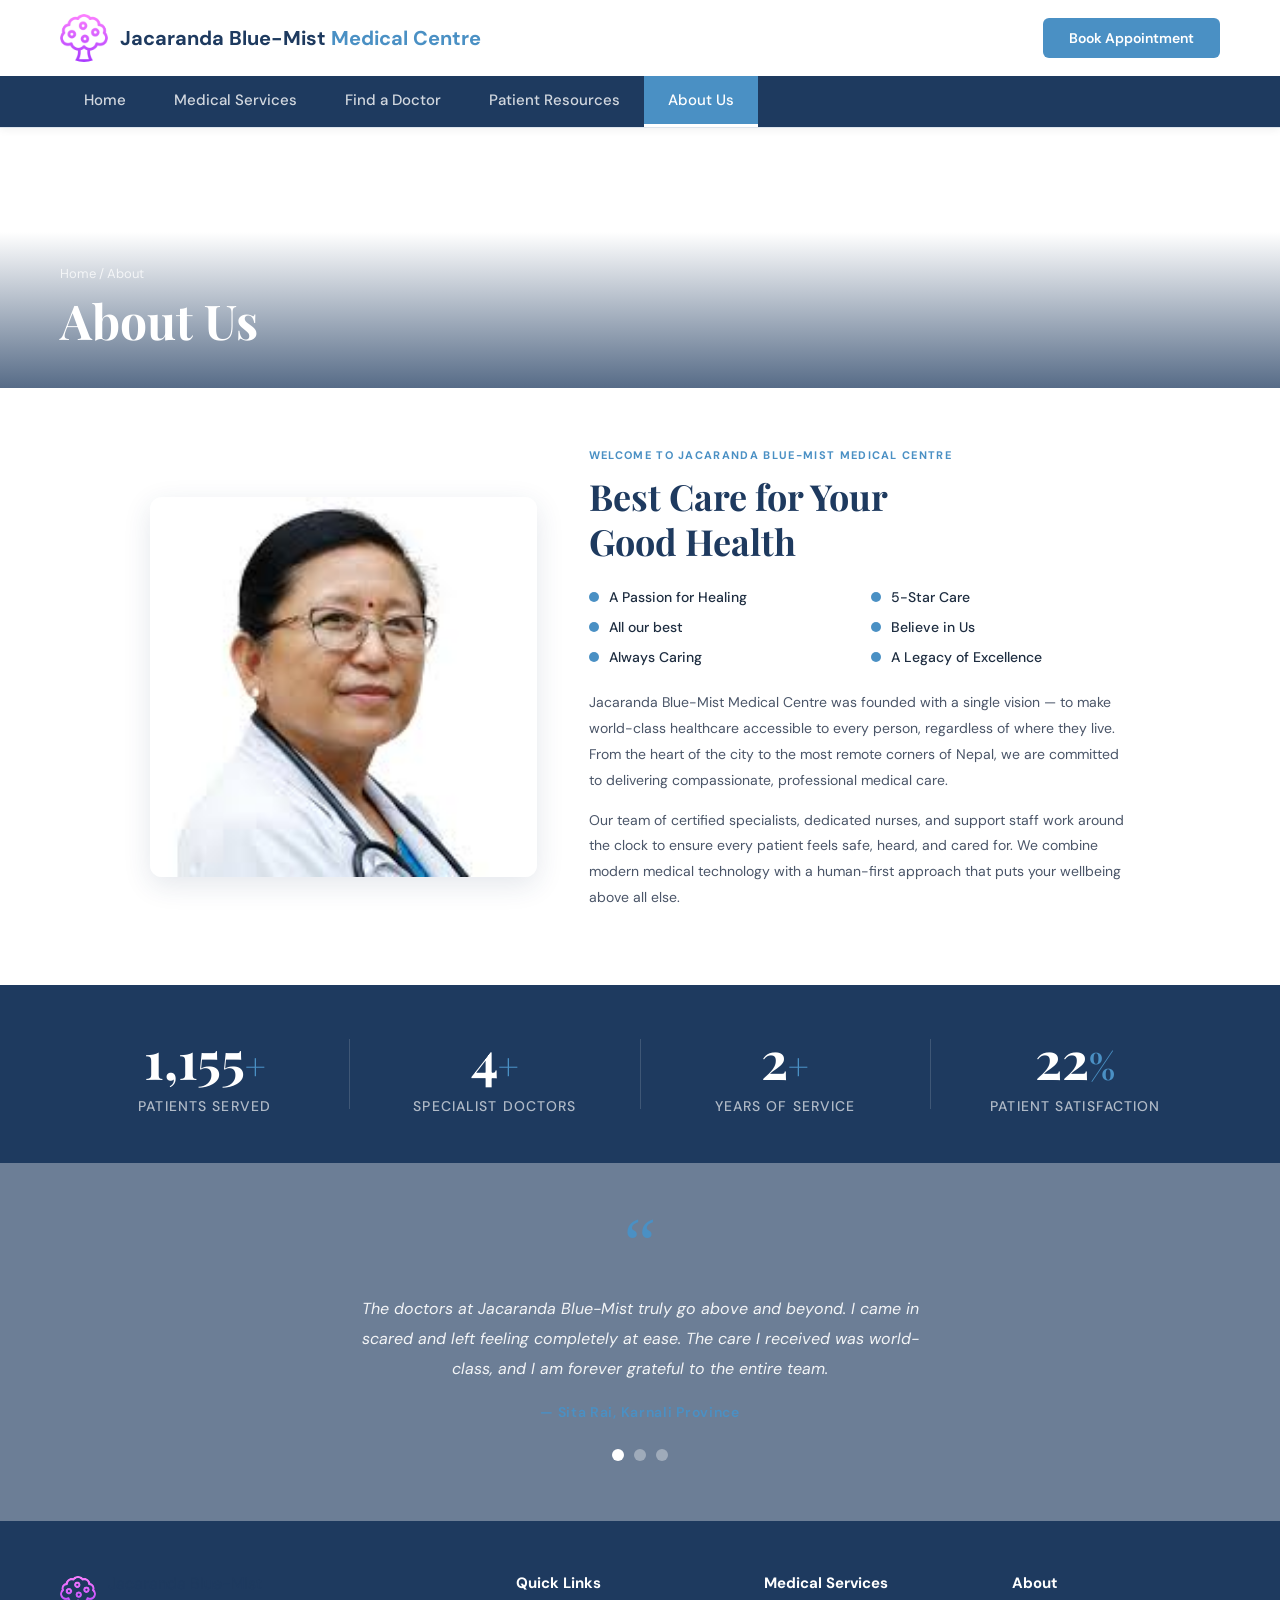
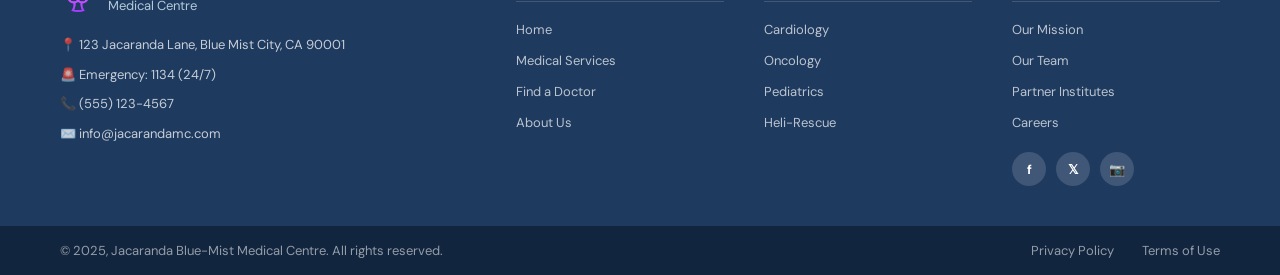
<file: about.html>
<!DOCTYPE html>
<html lang="en">
<head>
  <meta charset="UTF-8" >
  <meta name="viewport" content="width=device-width, initial-scale=1.0">
  <title>About Us - Jacaranda Blue-Mist Medical Centre</title>
  <link rel="preconnect" href="https://fonts.googleapis.com">
  <link href="https://fonts.googleapis.com/css2?family=Playfair+Display:wght@700&family=DM+Sans:wght@400;500;600;700&display=swap" rel="stylesheet">
  <link rel="stylesheet" href="about.css" >
</head>
<body>

  <header class="header">
    <div class="header-inner">
      <div class="logo">
        <img src="tree.png" alt="Jacaranda tree logo" class="logo-img">
        <span class="logo-text">
          <span class="logo-jacaranda">Jacaranda Blue-Mist</span>
          <span class="logo-medical"> Medical Centre</span>
        </span>
      </div>
      <a href="resources.html" class="btn-appointment">Book Appointment</a>
    </div>
    <nav class="navbar">
      <ul class="nav-links">
        <li><a href="index.html">Home</a></li>
        <li><a href="services.html">Medical Services</a></li>
        <li><a href="doctors.html">Find a Doctor</a></li>
        <li><a href="resources.html">Patient Resources</a></li>
        <li><a href="about.html" class="active">About Us</a></li>
      </ul>
    </nav>
  </header>

  <section class="about-hero">
    <div class="about-hero-overlay"></div>
    <div class="about-hero-content">
      <p class="about-breadcrumb">Home / About</p>
      <h1 class="about-hero-title">About Us</h1>
    </div>
  </section>

  <section class="about-content">
    <div class="about-image">
      <img src="Narmaya%20mam.jpg" alt="Our medical team">
    </div>
    <div class="about-text">
      <p class="about-label">WELCOME TO JACARANDA BLUE-MIST MEDICAL CENTRE</p>
      <h2 class="about-title">Best Care for Your<br>Good Health</h2>
      <div class="about-features">
        <ul>
          <li><span class="about-dot"></span> A Passion for Healing</li>
          <li><span class="about-dot"></span> All our best</li>
          <li><span class="about-dot"></span> Always Caring</li>
        </ul>
        <ul>
          <li><span class="about-dot"></span> 5-Star Care</li>
          <li><span class="about-dot"></span> Believe in Us</li>
          <li><span class="about-dot"></span> A Legacy of Excellence</li>
        </ul>
      </div>
      <p class="about-desc">Jacaranda Blue-Mist Medical Centre was founded with a single vision — to make world-class healthcare accessible to every person, regardless of where they live. From the heart of the city to the most remote corners of Nepal, we are committed to delivering compassionate, professional medical care.</p>
      <p class="about-desc">Our team of certified specialists, dedicated nurses, and support staff work around the clock to ensure every patient feels safe, heard, and cared for. We combine modern medical technology with a human-first approach that puts your wellbeing above all else.</p>
    </div>
  </section>

  <section class="stats-bar" aria-labelledby="stats-title">
    <h2 id="stats-title" class="visually-hidden">Our Impact</h2>
    <div class="stat-item">
      <span class="stat-number" data-target="5000">0</span><span class="stat-suffix">+</span>
      <p class="stat-label">Patients Served</p>
    </div>
    <div class="stat-divider"></div>
    <div class="stat-item">
      <span class="stat-number" data-target="20">0</span><span class="stat-suffix">+</span>
      <p class="stat-label">Specialist Doctors</p>
    </div>
    <div class="stat-divider"></div>
    <div class="stat-item">
      <span class="stat-number" data-target="10">0</span><span class="stat-suffix">+</span>
      <p class="stat-label">Years of Service</p>
    </div>
    <div class="stat-divider"></div>
    <div class="stat-item">
      <span class="stat-number" data-target="98">0</span><span class="stat-suffix">%</span>
      <p class="stat-label">Patient Satisfaction</p>
    </div>
  </section>

  <section class="testimonials" aria-labelledby="testimonials-title">
    <h2 id="testimonials-title" class="visually-hidden">Patient Testimonials</h2>
    <div class="testimonial-overlay"></div>
    <div class="testimonial-inner">

      <div class="quote-icon">&ldquo;</div>

      <div class="testimonial-carousel">

        <div class="testimonial-slide active">
          <p class="testimonial-text">The doctors at Jacaranda Blue-Mist truly go above and beyond. I came in scared and left feeling completely at ease. The care I received was world-class, and I am forever grateful to the entire team.</p>
          <p class="testimonial-author">— Sita Rai, Karnali Province</p>
        </div>

        <div class="testimonial-slide">
          <p class="testimonial-text">As someone from a rural area, I never thought I could access such professional medical care. The heli-rescue team saved my father's life. Jacaranda Blue-Mist is a blessing for our community.</p>
          <p class="testimonial-author">— Ram Bahadur, Humla District</p>
        </div>

        <div class="testimonial-slide">
          <p class="testimonial-text">From the moment I walked in, the staff made me feel welcome and respected. The appointment booking was simple, the diagnosis was thorough, and the follow-up care was exceptional.</p>
          <p class="testimonial-author">— Priya Sharma, Kathmandu</p>
        </div>

      </div>

      <div class="testimonial-dots">
        <span class="t-dot active" onclick="goToTestimonial(0)"></span>
        <span class="t-dot" onclick="goToTestimonial(1)"></span>
        <span class="t-dot" onclick="goToTestimonial(2)"></span>
      </div>

    </div>
  </section>

  <footer class="footer">
    <div class="footer-grid">
      <div class="footer-brand">
        <div class="footer-logo">
          <img src="tree.png" alt="logo" class="logo-img-sm">
          <div>
            <span class="logo-jacaranda">Jacaranda Blue-Mist</span><br>
            <span class="footer-subtitle">Medical Centre</span>
          </div>
        </div>
        <ul class="footer-contact">
          <li>📍 123 Jacaranda Lane, Blue Mist City, CA 90001</li>
          <li>🚨 Emergency: 1134 (24/7)</li>
          <li>📞 (555) 123-4567</li>
          <li>✉️ info@jacarandamc.com</li>
        </ul>
      </div>
      <div class="footer-col">
        <h3>Quick Links</h3>
        <ul>
          <li><a href="index.html">Home</a></li>
          <li><a href="services.html">Medical Services</a></li>
          <li><a href="doctors.html">Find a Doctor</a></li>
          <li><a href="about.html">About Us</a></li>
        </ul>
      </div>
      <div class="footer-col">
        <h3>Medical Services</h3>
        <ul>
          <li><a href="#">Cardiology</a></li>
          <li><a href="#">Oncology</a></li>
          <li><a href="#">Pediatrics</a></li>
          <li><a href="#">Heli-Rescue</a></li>
        </ul>
      </div>
      <div class="footer-col">
        <h3>About</h3>
        <ul>
          <li><a href="#">Our Mission</a></li>
          <li><a href="#">Our Team</a></li>
          <li><a href="#">Partner Institutes</a></li>
          <li><a href="#">Careers</a></li>
        </ul>
        <div class="social-links">
          <a href="#" aria-label="Facebook">f</a>
          <a href="#" aria-label="Twitter">𝕏</a>
          <a href="#" aria-label="Instagram">📷</a>
        </div>
      </div>
    </div>
  </footer>

  <div class="footer-bottom">
    <span>© 2025, Jacaranda Blue-Mist Medical Centre. All rights reserved.</span>
    <div class="footer-bottom-links">
      <a href="#">Privacy Policy</a>
      <a href="#">Terms of Use</a>
    </div>
  </div>

  <script src="about.js"></script>
</body>
</html>
</file>
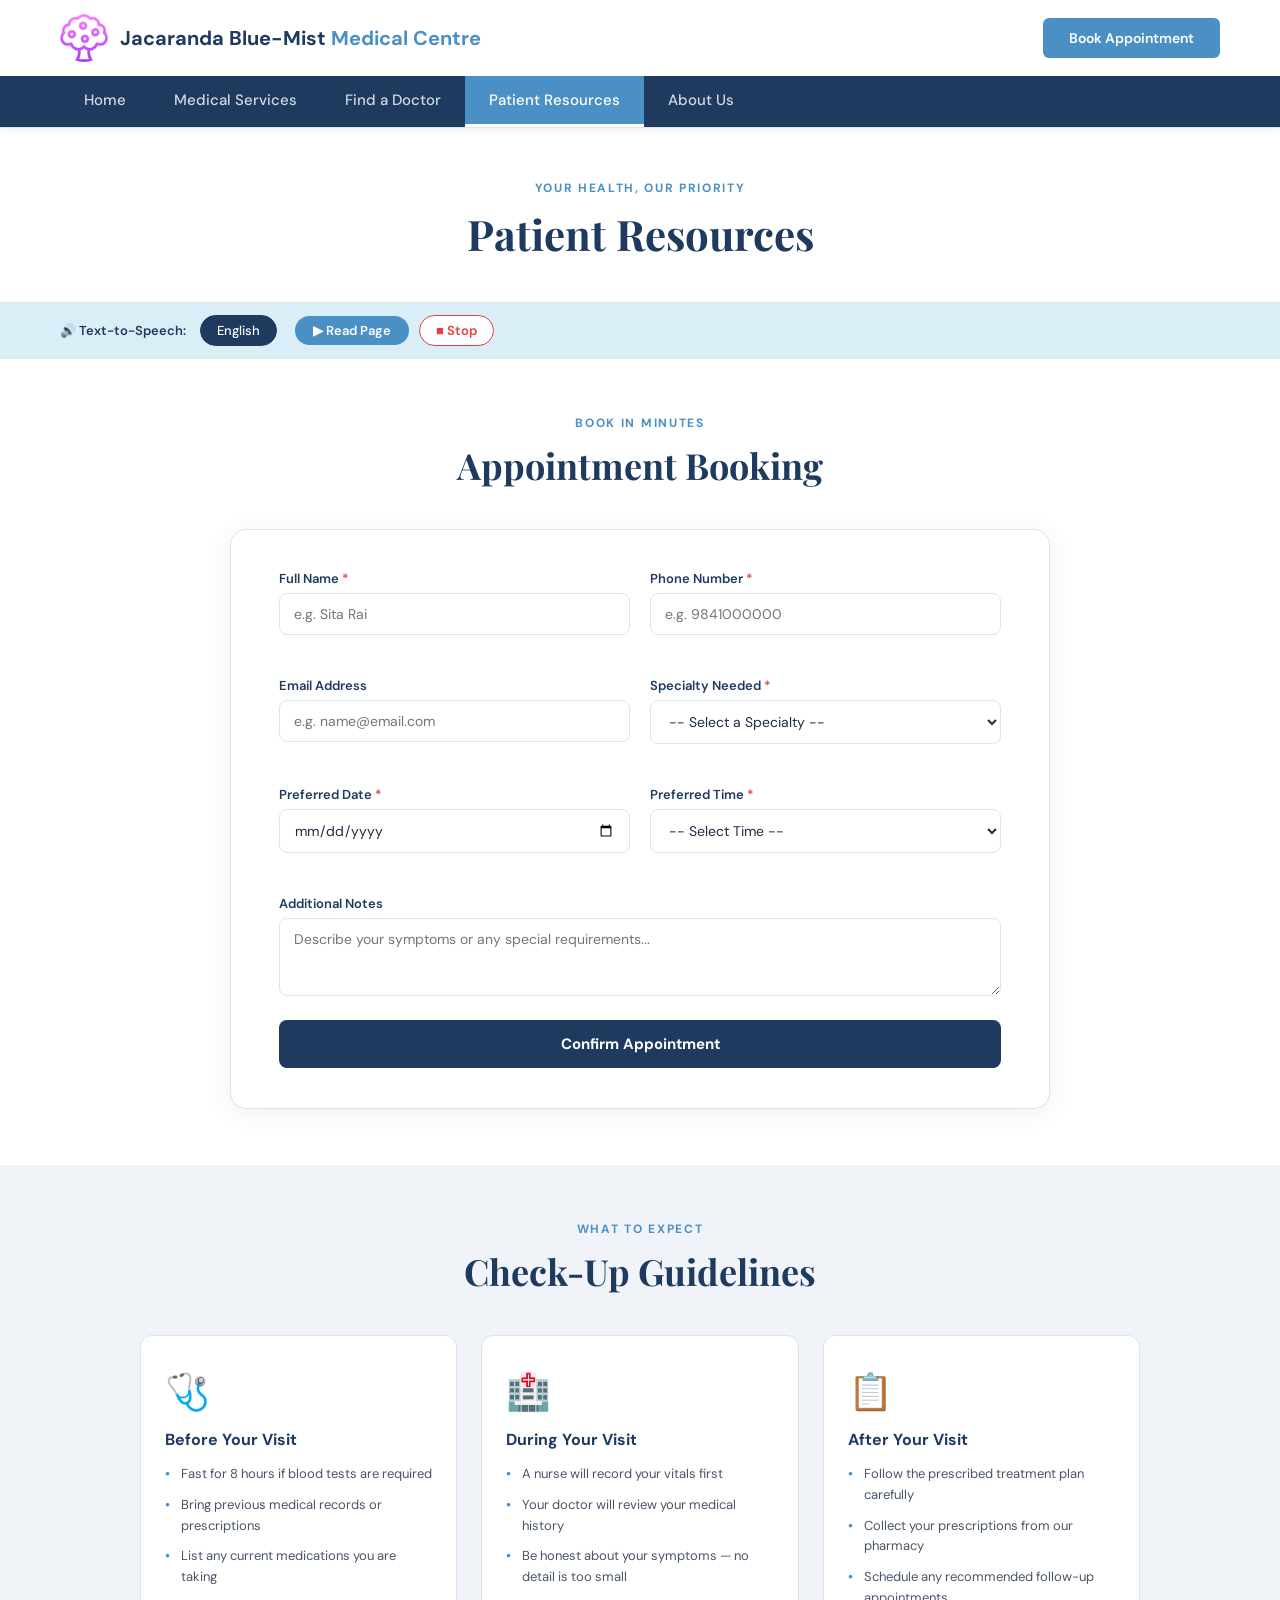
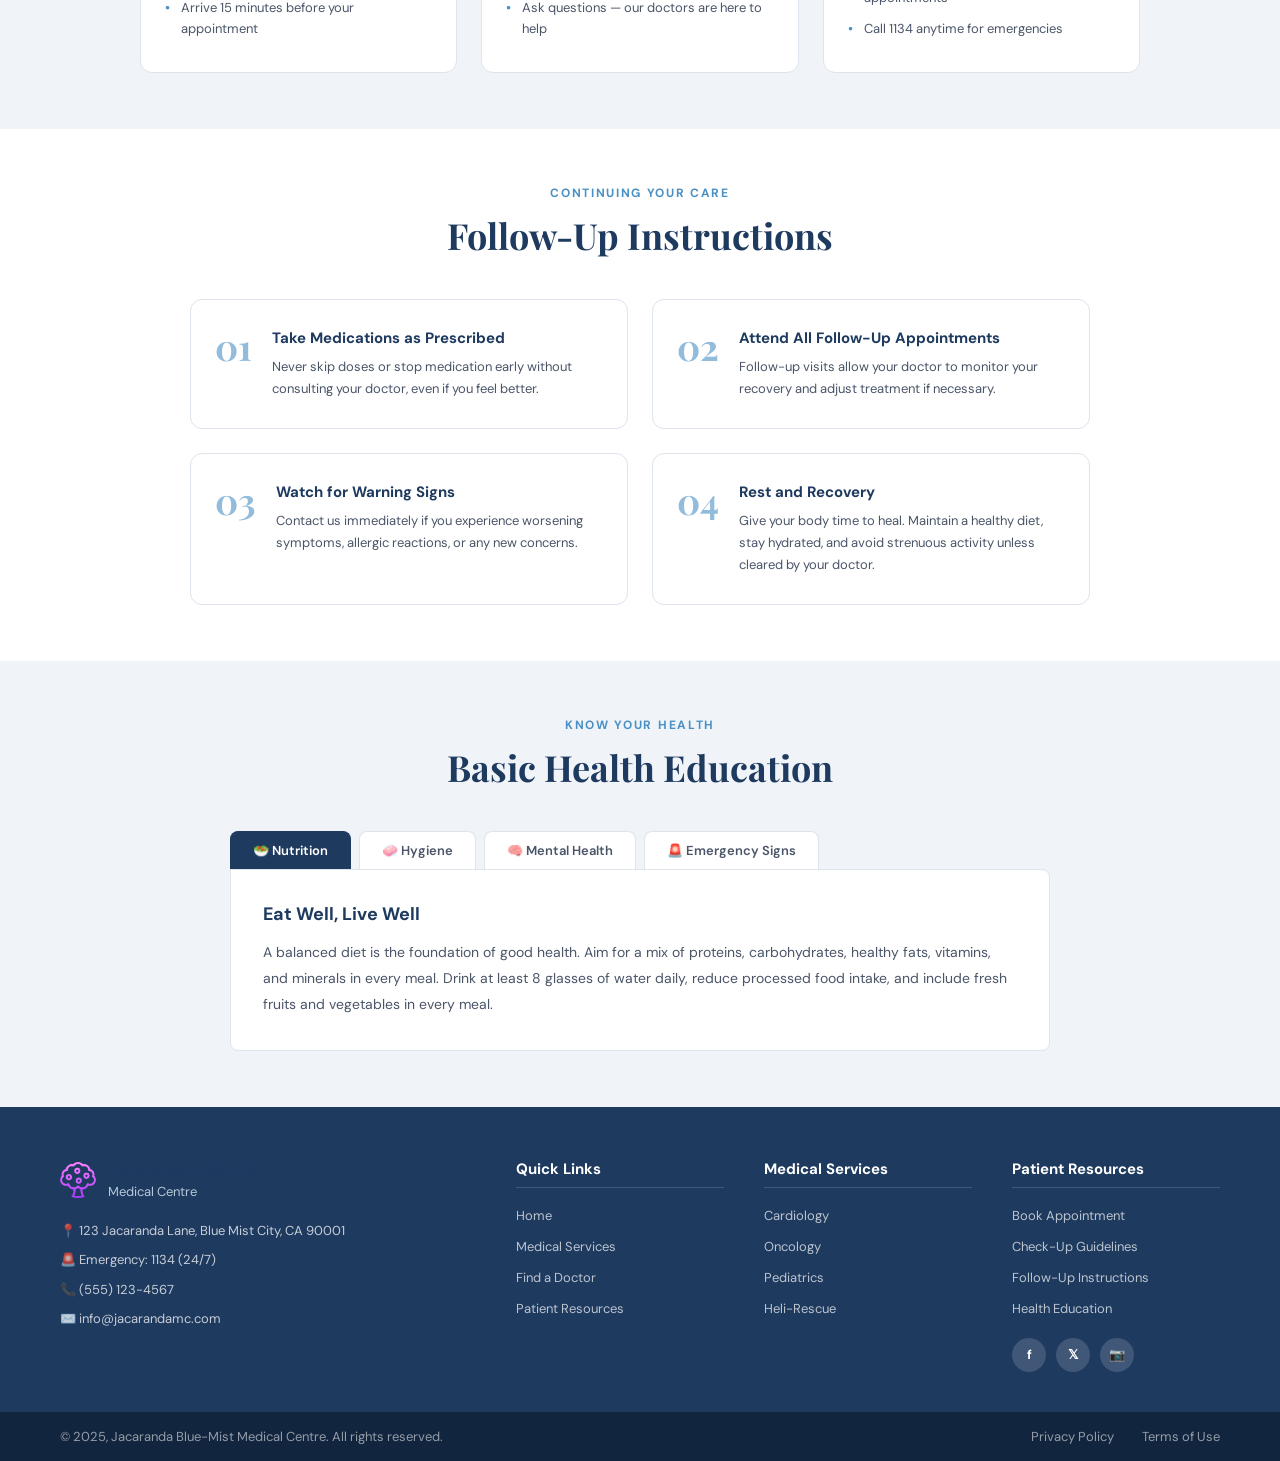
<file: resources.html>
<!DOCTYPE html>
<html lang="en">
<head>
  <meta charset="UTF-8">
  <meta name="viewport" content="width=device-width, initial-scale=1.0">
  <title>Patient Resources - Jacaranda Blue-Mist Medical Centre</title>
  <link rel="preconnect" href="https://fonts.googleapis.com">
  <link href="https://fonts.googleapis.com/css2?family=Playfair+Display:wght@700&family=DM+Sans:wght@400;500;600;700&display=swap" rel="stylesheet">
  <link rel="stylesheet" href="resources.css">
</head>
<body>

  <header class="header">
    <div class="header-inner">
      <div class="logo">
        <img src="tree.png" alt="Jacaranda tree logo" class="logo-img">
        <span class="logo-text">
          <span class="logo-jacaranda">Jacaranda Blue-Mist</span>
          <span class="logo-medical"> Medical Centre</span>
        </span>
      </div>
      <a href="#appointment-form" class="btn-appointment">Book Appointment</a>
    </div>
    <nav class="navbar">
      <ul class="nav-links">
        <li><a href="index.html">Home</a></li>
        <li><a href="services.html">Medical Services</a></li>
        <li><a href="doctors.html">Find a Doctor</a></li>
        <li><a href="resources.html" class="active">Patient Resources</a></li>
        <li><a href="about.html">About Us</a></li>
      </ul>
    </nav>
  </header>

  <section class="page-banner">
    <p class="banner-label">YOUR HEALTH, OUR PRIORITY</p>
    <h1 class="banner-title">Patient Resources</h1>
  </section>

  <div class="tts-bar">
    <span class="tts-label">🔊 Text-to-Speech:</span>
    <button class="tts-btn active" id="btn-en" onclick="setLanguage('en')">English</button>
    <button class="tts-play" onclick="speakPage()" id="tts-play-btn">▶ Read Page</button>
    <button class="tts-stop" onclick="stopSpeech()">■ Stop</button>
  </div>

  <section class="resources-section" id="appointment-form">
    <div class="section-header">
      <p class="banner-label">BOOK IN MINUTES</p>
      <h2 class="section-title">Appointment Booking</h2>
    </div>

    <div class="form-card">
      <form id="booking-form" onsubmit="submitForm(event)" novalidate>
        <div class="form-row">
          <div class="form-group">
            <label for="full-name">Full Name <span class="req">*</span></label>
            <input type="text" id="full-name" name="fullName" placeholder="e.g. Sita Rai" autocomplete="name" required>
            <span class="form-error" id="err-name"></span>
          </div>
          <div class="form-group">
            <label for="phone">Phone Number <span class="req">*</span></label>
            <input type="tel" id="phone" name="phone" placeholder="e.g. 9841000000" autocomplete="tel" required>
            <span class="form-error" id="err-phone"></span>
          </div>
        </div>
        <div class="form-row">
          <div class="form-group">
            <label for="email">Email Address</label>
            <input type="email" id="email" name="email" placeholder="e.g. name@email.com" autocomplete="email">
            <span class="form-error" id="err-email"></span>
          </div>
          <div class="form-group">
            <label for="specialty">Specialty Needed <span class="req">*</span></label>
            <select id="specialty" name="specialty" required>
              <option value="">-- Select a Specialty --</option>
              <option value="neurology">Neurology</option>
              <option value="cardiology">Cardiology</option>
              <option value="pediatrics">Pediatrics</option>
              <option value="general surgery">General Surgery</option>
              <option value="oncology">Oncology</option>
              <option value="orthopedics">Orthopedics</option>
            </select>
            <span class="form-error" id="err-specialty"></span>
          </div>
        </div>
        <div class="form-row">
          <div class="form-group">
            <label for="appt-date">Preferred Date <span class="req">*</span></label>
            <input type="date" id="appt-date" name="appointmentDate" required>
            <span class="form-error" id="err-date"></span>
          </div>
          <div class="form-group">
            <label for="appt-time">Preferred Time <span class="req">*</span></label>
            <select id="appt-time" name="appointmentTime" required>
              <option value="">-- Select Time --</option>
              <option value="09:00">09:00 AM</option>
              <option value="10:00">10:00 AM</option>
              <option value="11:00">11:00 AM</option>
              <option value="13:00">01:00 PM</option>
              <option value="14:00">02:00 PM</option>
              <option value="15:00">03:00 PM</option>
              <option value="16:00">04:00 PM</option>
            </select>
            <span class="form-error" id="err-time"></span>
          </div>
        </div>
        <div class="form-group full-width">
          <label for="message">Additional Notes</label>
          <textarea id="message" name="message" rows="3" placeholder="Describe your symptoms or any special requirements..."></textarea>
        </div>
        <button type="submit" class="btn-submit">Confirm Appointment</button>
      </form>

      <div class="form-success" id="form-success" style="display:none;">
        <span class="success-icon">✅</span>
        <h3>Appointment Confirmed!</h3>
        <p id="success-details"></p>
        <button class="btn-submit" onclick="resetForm()">Book Another</button>
      </div>
    </div>
  </section>

  <section class="resources-section alt-bg" id="checkup-guidelines">
    <div class="section-header">
      <p class="banner-label">WHAT TO EXPECT</p>
      <h2 class="section-title">Check-Up Guidelines</h2>
    </div>
    <div class="guidelines-grid">
      <div class="guideline-card">
        <div class="guideline-icon">🩺</div>
        <h3>Before Your Visit</h3>
        <ul>
          <li>Fast for 8 hours if blood tests are required</li>
          <li>Bring previous medical records or prescriptions</li>
          <li>List any current medications you are taking</li>
          <li>Arrive 15 minutes before your appointment</li>
        </ul>
      </div>
      <div class="guideline-card">
        <div class="guideline-icon">🏥</div>
        <h3>During Your Visit</h3>
        <ul>
          <li>A nurse will record your vitals first</li>
          <li>Your doctor will review your medical history</li>
          <li>Be honest about your symptoms — no detail is too small</li>
          <li>Ask questions — our doctors are here to help</li>
        </ul>
      </div>
      <div class="guideline-card">
        <div class="guideline-icon">📋</div>
        <h3>After Your Visit</h3>
        <ul>
          <li>Follow the prescribed treatment plan carefully</li>
          <li>Collect your prescriptions from our pharmacy</li>
          <li>Schedule any recommended follow-up appointments</li>
          <li>Call 1134 anytime for emergencies</li>
        </ul>
      </div>
    </div>
  </section>

  <section class="resources-section" id="followup">
    <div class="section-header">
      <p class="banner-label">CONTINUING YOUR CARE</p>
      <h2 class="section-title">Follow-Up Instructions</h2>
    </div>
    <div class="followup-grid">
      <div class="followup-item">
        <span class="followup-num">01</span>
        <div>
          <h3>Take Medications as Prescribed</h3>
          <p>Never skip doses or stop medication early without consulting your doctor, even if you feel better.</p>
        </div>
      </div>
      <div class="followup-item">
        <span class="followup-num">02</span>
        <div>
          <h3>Attend All Follow-Up Appointments</h3>
          <p>Follow-up visits allow your doctor to monitor your recovery and adjust treatment if necessary.</p>
        </div>
      </div>
      <div class="followup-item">
        <span class="followup-num">03</span>
        <div>
          <h3>Watch for Warning Signs</h3>
          <p>Contact us immediately if you experience worsening symptoms, allergic reactions, or any new concerns.</p>
        </div>
      </div>
      <div class="followup-item">
        <span class="followup-num">04</span>
        <div>
          <h3>Rest and Recovery</h3>
          <p>Give your body time to heal. Maintain a healthy diet, stay hydrated, and avoid strenuous activity unless cleared by your doctor.</p>
        </div>
      </div>
    </div>
  </section>

  <section class="resources-section alt-bg" id="health-education">
    <div class="section-header">
      <p class="banner-label">KNOW YOUR HEALTH</p>
      <h2 class="section-title">Basic Health Education</h2>
    </div>
    <div class="health-tabs">
      <div class="health-tab-btns">
        <button class="health-tab-btn active" onclick="showTab('nutrition', this)">🥗 Nutrition</button>
        <button class="health-tab-btn" onclick="showTab('hygiene', this)">🧼 Hygiene</button>
        <button class="health-tab-btn" onclick="showTab('mental', this)">🧠 Mental Health</button>
        <button class="health-tab-btn" onclick="showTab('emergency', this)">🚨 Emergency Signs</button>
      </div>
      <div class="health-tab-content">
        <div class="health-tab-panel active" id="tab-nutrition">
          <h3>Eat Well, Live Well</h3>
          <p>A balanced diet is the foundation of good health. Aim for a mix of proteins, carbohydrates, healthy fats, vitamins, and minerals in every meal. Drink at least 8 glasses of water daily, reduce processed food intake, and include fresh fruits and vegetables in every meal.</p>
        </div>
        <div class="health-tab-panel" id="tab-hygiene">
          <h3>Hygiene Prevents Disease</h3>
          <p>Wash your hands thoroughly with soap for at least 20 seconds before eating, after using the toilet, and after coughing or sneezing. Keep wounds clean and covered. Maintain oral hygiene by brushing twice daily and visiting your dentist regularly.</p>
        </div>
        <div class="health-tab-panel" id="tab-mental">
          <h3>Mental Health Matters</h3>
          <p>Mental health is just as important as physical health. Talk to someone you trust when feeling overwhelmed. Get 7–8 hours of sleep, exercise regularly, and limit screen time. If you are experiencing anxiety or depression, our specialists are here to help — there is no shame in seeking support.</p>
        </div>
        <div class="health-tab-panel" id="tab-emergency">
          <h3>Know When to Call Emergency</h3>
          <p>Call 1134 immediately if you or someone nearby experiences: chest pain or pressure, difficulty breathing, sudden severe headache, loss of consciousness, uncontrolled bleeding, or signs of stroke (face drooping, arm weakness, speech difficulty). Do not wait — every second counts.</p>
        </div>
      </div>
    </div>
  </section>

  <footer class="footer">
    <div class="footer-grid">
      <div class="footer-brand">
        <div class="footer-logo">
          <img src="tree.png" alt="logo" class="logo-img-sm">
          <div>
            <span class="logo-jacaranda">Jacaranda Blue-Mist</span><br>
            <span class="footer-subtitle">Medical Centre</span>
          </div>
        </div>
        <ul class="footer-contact">
          <li>📍 123 Jacaranda Lane, Blue Mist City, CA 90001</li>
          <li>🚨 Emergency: 1134 (24/7)</li>
          <li>📞 (555) 123-4567</li>
          <li>✉️ info@jacarandamc.com</li>
        </ul>
      </div>
      <div class="footer-col">
        <h3>Quick Links</h3>
        <ul>
          <li><a href="index.html">Home</a></li>
          <li><a href="services.html">Medical Services</a></li>
          <li><a href="doctors.html">Find a Doctor</a></li>
          <li><a href="resources.html">Patient Resources</a></li>
        </ul>
      </div>
      <div class="footer-col">
        <h3>Medical Services</h3>
        <ul>
          <li><a href="doctors.html">Cardiology</a></li>
          <li><a href="doctors.html">Oncology</a></li>
          <li><a href="doctors.html">Pediatrics</a></li>
          <li><a href="doctors.html">Heli-Rescue</a></li>
        </ul>
      </div>
      <div class="footer-col">
        <h3>Patient Resources</h3>
        <ul>
          <li><a href="#appointment-form">Book Appointment</a></li>
          <li><a href="#checkup-guidelines">Check-Up Guidelines</a></li>
          <li><a href="#followup">Follow-Up Instructions</a></li>
          <li><a href="#health-education">Health Education</a></li>
        </ul>
        <div class="social-links">
          <a href="#" aria-label="Facebook">f</a>
          <a href="#" aria-label="Twitter">𝕏</a>
          <a href="#" aria-label="Instagram">📷</a>
        </div>
      </div>
    </div>
  </footer>

  <div class="footer-bottom">
    <span>© 2025, Jacaranda Blue-Mist Medical Centre. All rights reserved.</span>
    <div class="footer-bottom-links">
      <a href="#">Privacy Policy</a>
      <a href="#">Terms of Use</a>
    </div>
  </div>

  <script src="resources.js"></script>
</body>
</html>
</file>
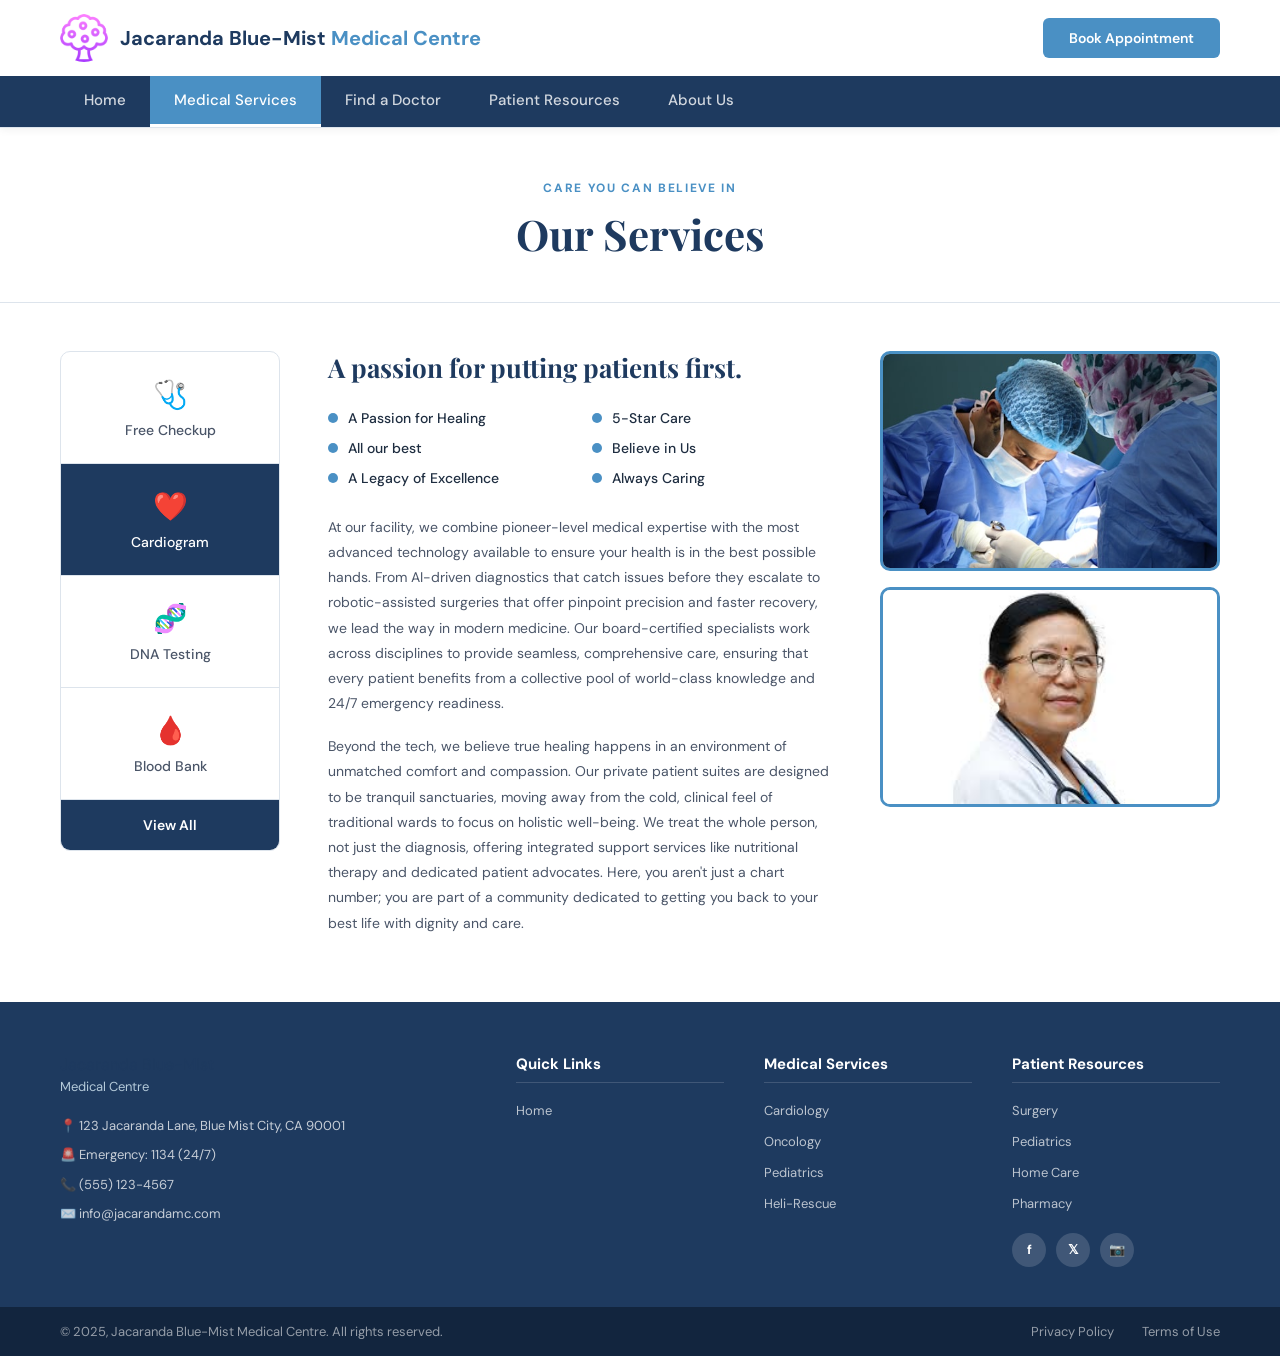
<file: services.html>
<!DOCTYPE html>
<html lang="en">
<head>
  <meta charset="UTF-8">
  <meta name="viewport" content="width=device-width, initial-scale=1.0">
  <title>Medical Services - Jacaranda Blue-Mist Medical Centre</title>
  <link rel="preconnect" href="https://fonts.googleapis.com">
  <link href="https://fonts.googleapis.com/css2?family=Playfair+Display:wght@700&family=DM+Sans:wght@400;500;600;700&display=swap" rel="stylesheet">
  <link rel="stylesheet" href="Services.css">
</head>
<body>

  <header class="header">
    <div class="header-inner">
      <div class="logo">
        <img src="tree.png" alt="Jacaranda tree logo" class="logo-img">
        <span class="logo-text">
          <span class="logo-jacaranda">Jacaranda Blue-Mist</span>
          <span class="logo-medical"> Medical Centre</span>
        </span>
      </div>
      <a href="resources.html" class="btn-appointment">Book Appointment</a>
    </div>

    <nav class="navbar">
      <ul class="nav-links">
        <li><a href="index.html">Home</a></li>
        <li><a href="services.html" class="active">Medical Services</a></li>
        <li><a href="doctors.html">Find a Doctor</a></li>
        <li><a href="resources.html">Patient Resources</a></li>
        <li><a href="about.html">About Us</a></li>
      </ul>
    </nav>
  </header>

  <section class="page-banner">
    <p class="banner-label">CARE YOU CAN BELIEVE IN</p>
    <h1 class="banner-title">Our Services</h1>
  </section>

  <section class="services-layout">

    <aside class="services-sidebar">
      <div class="sidebar-item" onclick="showService('checkup')">
        <div class="sidebar-icon">🩺</div>
        <span>Free Checkup</span>
      </div>
      <div class="sidebar-item active" onclick="showService('cardiogram')">
        <div class="sidebar-icon">❤️</div>
        <span>Cardiogram</span>
      </div>
      <div class="sidebar-item" onclick="showService('dna')">
        <div class="sidebar-icon">🧬</div>
        <span>DNA Testing</span>
      </div>
      <div class="sidebar-item" onclick="showService('blood')">
        <div class="sidebar-icon">🩸</div>
        <span>Blood Bank</span>
      </div>
      <a href="#" class="sidebar-view-all">View All</a>
    </aside>

    <div class="services-content">

      <div class="service-detail" id="service-checkup" style="display:none;">
        <h2>A passion for putting patients first.</h2>
        <div class="service-features">
          <ul>
            <li><span class="dot"></span> A Passion for Healing</li>
            <li><span class="dot"></span> All our best</li>
            <li><span class="dot"></span> A Legacy of Excellence</li>
          </ul>
          <ul>
            <li><span class="dot"></span> 5-Star Care</li>
            <li><span class="dot"></span> Believe in Us</li>
            <li><span class="dot"></span> Always Caring</li>
          </ul>
        </div>
        <p class="service-desc">Our Free Checkup program is designed to give every patient access to essential health screenings regardless of financial status. We believe preventive care is the foundation of a healthy community, and we are committed to making it available to all.</p>
        <p class="service-desc">Our team of experienced physicians conducts thorough examinations to catch potential health issues early, giving you peace of mind and a clear path to better health.</p>
      </div>

      <div class="service-detail" id="service-cardiogram">
        <h2>A passion for putting patients first.</h2>
        <div class="service-features">
          <ul>
            <li><span class="dot"></span> A Passion for Healing</li>
            <li><span class="dot"></span> All our best</li>
            <li><span class="dot"></span> A Legacy of Excellence</li>
          </ul>
          <ul>
            <li><span class="dot"></span> 5-Star Care</li>
            <li><span class="dot"></span> Believe in Us</li>
            <li><span class="dot"></span> Always Caring</li>
          </ul>
        </div>
        <p class="service-desc">At our facility, we combine pioneer-level medical expertise with the most advanced technology available to ensure your health is in the best possible hands. From AI-driven diagnostics that catch issues before they escalate to robotic-assisted surgeries that offer pinpoint precision and faster recovery, we lead the way in modern medicine. Our board-certified specialists work across disciplines to provide seamless, comprehensive care, ensuring that every patient benefits from a collective pool of world-class knowledge and 24/7 emergency readiness.
</p>
        <p class="service-desc">Beyond the tech, we believe true healing happens in an environment of unmatched comfort and compassion. Our private patient suites are designed to be tranquil sanctuaries, moving away from the cold, clinical feel of traditional wards to focus on holistic well-being. We treat the whole person, not just the diagnosis, offering integrated support services like nutritional therapy and dedicated patient advocates. Here, you aren't just a chart number; you are part of a community dedicated to getting you back to your best life with dignity and care.</p>
      </div>

      <div class="service-detail" id="service-dna" style="display:none;">
        <h2>A passion for putting patients first.</h2>
        <div class="service-features">
          <ul>
            <li><span class="dot"></span> A Passion for Healing</li>
            <li><span class="dot"></span> All our best</li>
            <li><span class="dot"></span> A Legacy of Excellence</li>
          </ul>
          <ul>
            <li><span class="dot"></span> 5-Star Care</li>
            <li><span class="dot"></span> Believe in Us</li>
            <li><span class="dot"></span> Always Caring</li>
          </ul>
        </div>
        <p class="service-desc">Our advanced DNA Testing services provide accurate genetic analysis to identify inherited conditions, assess disease risk, and guide personalized treatment plans for every patient.</p>
        <p class="service-desc">With state-of-the-art laboratory equipment and certified geneticists on our team, results are delivered quickly and explained clearly so you can make informed health decisions.</p>
      </div>

      <div class="service-detail" id="service-blood" style="display:none;">
        <h2>A passion for putting patients first.</h2>
        <div class="service-features">
          <ul>
            <li><span class="dot"></span> A Passion for Healing</li>
            <li><span class="dot"></span> All our best</li>
            <li><span class="dot"></span> A Legacy of Excellence</li>
          </ul>
          <ul>
            <li><span class="dot"></span> 5-Star Care</li>
            <li><span class="dot"></span> Believe in Us</li>
            <li><span class="dot"></span> Always Caring</li>
          </ul>
        </div>
        <p class="service-desc">Our Blood Bank maintains a safe and well-stocked supply of all blood types to support emergency procedures, surgeries, and transfusions across all departments of the medical centre.</p>
        <p class="service-desc">We follow strict international protocols for blood collection, testing, and storage — ensuring that every unit is safe, traceable, and ready when lives depend on it.</p>
      </div>

    </div>

    <div class="services-images">
      <img src="surgery.jpg" alt="Doctor with patient">
      <img src="Narmaya%20mam.jpg" alt="Medical team">
    </div>

  </section>

  <footer class="footer">
    <div class="footer-grid">
      <div class="footer-brand">
        <div class="footer-logo">
          <div>
            <span class="logo-jacaranda">Jacaranda Blue-Mist</span><br>
            <span class="footer-subtitle">Medical Centre</span>
          </div>
        </div>
        <ul class="footer-contact">
          <li>📍 123 Jacaranda Lane, Blue Mist City, CA 90001</li>
          <li>🚨 Emergency: 1134 (24/7)</li>
          <li>📞 (555) 123-4567</li>
          <li>✉️ info@jacarandamc.com</li>
        </ul>
      </div>
      <div class="footer-col">
        <h3>Quick Links</h3>
        <ul>
          <li><a href="index.html">Home</a></li>
        </ul>
      </div>
      <div class="footer-col">
        <h3>Medical Services</h3>
        <ul>
          <li><a href="#">Cardiology</a></li>
          <li><a href="#">Oncology</a></li>
          <li><a href="#">Pediatrics</a></li>
          <li><a href="#">Heli-Rescue</a></li>
        </ul>
      </div>
      <div class="footer-col">
        <h3>Patient Resources</h3>
        <ul>
          <li><a href="#">Surgery</a></li>
          <li><a href="#">Pediatrics</a></li>
          <li><a href="#">Home Care</a></li>
          <li><a href="#">Pharmacy</a></li>
        </ul>
        <div class="social-links">
          <a href="#" aria-label="Facebook">f</a>
          <a href="#" aria-label="Twitter">𝕏</a>
          <a href="#" aria-label="Instagram">📷</a>
        </div>
      </div>
    </div>
  </footer>

  <div class="footer-bottom">
    <span>© 2025, Jacaranda Blue-Mist Medical Centre. All rights reserved.</span>
    <div class="footer-bottom-links">
      <a href="#">Privacy Policy</a>
      <a href="#">Terms of Use</a>
    </div>
  </div>

  <script src="services.js"></script>
</body>
</html>
</file>
<file: about.css>
:root {
  --navy: #1e3a5f;
  --blue-mid: #2a6496;
  --blue-mist: #4a90c4;
  --blue-light: #daeef8;
  --blue-bg: #f0f7fc;
  --purple: #6b4fa0;
  --red: #c0392b;
  --red-bright: #e74c3c;
  --white: #ffffff;
  --grey-light: #f5f7fa;
  --grey-border: #dde4ec;
  --text-dark: #1e2d40;
  --text-mid: #4a5568;
  --text-light: #718096;
  --font-display: 'Playfair Display', serif;
  --font-body: 'DM Sans', sans-serif;
}

*, *::before, *::after {
  margin: 0;
  padding: 0;
  box-sizing: border-box;
}

body {
  font-family: var(--font-body);
  color: var(--text-dark);
  background: var(--white);
}

a { text-decoration: none; color: inherit; }
ul { list-style: none; }
img { display: block; }


.header {
  background: var(--white);
  border-bottom: 1px solid var(--grey-border);
  position: sticky;
  top: 0;
  z-index: 100;
  box-shadow: 0 2px 8px rgba(0,0,0,0.06);
}

.header-inner {
  display: flex;
  align-items: center;
  justify-content: space-between;
  padding: 14px 60px;
}

.logo {
  display: flex;
  align-items: center;
  gap: 12px;
}

.logo-img {
  width: 48px;
  height: 48px;
  object-fit: cover;
  border-radius: 50%;
}

.logo-img-sm {
  width: 36px;
  height: 36px;
  object-fit: cover;
  border-radius: 50%;
}

.logo-text {
  font-size: 20px;
  font-weight: 700;
  line-height: 1.2;
}

.logo-text-sm {
  font-size: 16px;
  font-weight: 700;
}

.logo-jacaranda { color: var(--navy); }
.logo-medical   { color: var(--blue-mist); }

.btn-appointment {
  background: var(--blue-mist);
  color: var(--white);
  font-size: 14px;
  font-weight: 600;
  padding: 11px 26px;
  border-radius: 6px;
  transition: background 0.2s;
  white-space: nowrap;
}

.btn-appointment:hover {
  background: var(--navy);
}


.navbar {
  background: var(--navy);
}

.nav-links {
  display: flex;
  padding: 0 60px;
}

.nav-links li a {
  display: block;
  padding: 14px 24px;
  font-size: 15px;
  font-weight: 500;
  color: var(--white);
  opacity: 0.8;
  border-bottom: 3px solid transparent;
  transition: opacity 0.2s, border-color 0.2s, background 0.2s;
}

.nav-links li a:hover {
  opacity: 1;
  background: rgba(255,255,255,0.08);
}

.nav-links li a.active {
  opacity: 1;
  background: var(--blue-mist);
  border-bottom-color: var(--white);
}


.hero {
  display: flex;
  align-items: center;
  min-height: 460px;
  background: linear-gradient(120deg, #c8dff0 0%, #e8f4fb 50%, #f5f9fd 100%);
  overflow: hidden;
  position: relative;
}

.hero-content {
  flex: 1;
  padding: 60px 60px 60px 60px;
  z-index: 2;
}

.hero-title {
  font-family: var(--font-display);
  font-size: 52px;
  font-weight: 400;
  color: var(--navy);
  line-height: 1.15;
  margin-bottom: 20px;
}

.hero-title strong {
  font-weight: 700;
}

.hero-sub {
  font-size: 16px;
  line-height: 1.75;
  color: var(--text-mid);
  max-width: 420px;
  margin-bottom: 32px;
}

.btn-services {
  display: inline-block;
  background: var(--purple);
  color: var(--white);
  font-size: 15px;
  font-weight: 600;
  padding: 14px 32px;
  border-radius: 6px;
  transition: background 0.2s;
}

.btn-services:hover {
  background: #7d5db8;
}

.hero-image {
  flex: 1;
  display: flex;
  justify-content: flex-end;
  align-items: flex-end;
  height: 460px;
  overflow: hidden;
}

.hero-image img {
  width: 100%;
  height: 100%;
  object-fit: cover;
  object-position: top center;
}


.emergency-bar {
  background: var(--red);
  color: var(--white);
  text-align: center;
  padding: 14px 24px;
  font-size: 16px;
  font-weight: 500;
  letter-spacing: 0.02em;
  display: flex;
  align-items: center;
  justify-content: center;
  gap: 20px;
}

.emergency-bar .divider {
  opacity: 0.5;
  font-size: 20px;
}

.emergency-bar strong {
  font-weight: 700;
}


.services-section {
  display: grid;
  grid-template-columns: repeat(3, 1fr);
  gap: 28px;
  padding: 60px 60px;
  background: var(--grey-light);
}

.service-card {
  background: var(--white);
  border: 1px solid var(--grey-border);
  border-radius: 12px;
  padding: 40px 32px 32px;
  text-align: center;
  transition: box-shadow 0.2s, transform 0.2s;
}

.service-card:hover {
  box-shadow: 0 8px 28px rgba(30,58,95,0.1);
  transform: translateY(-4px);
}

.service-icon {
  font-size: 48px;
  margin-bottom: 20px;
  color: var(--blue-mist);
}

.service-card h3 {
  font-family: var(--font-display);
  font-size: 22px;
  font-weight: 700;
  color: var(--navy);
  margin-bottom: 12px;
}

.service-card p {
  font-size: 14px;
  line-height: 1.7;
  color: var(--text-mid);
  margin-bottom: 24px;
}

.btn-learn {
  display: inline-block;
  background: var(--blue-mist);
  color: var(--white);
  font-size: 14px;
  font-weight: 600;
  padding: 10px 28px;
  border-radius: 6px;
  transition: background 0.2s;
}

.btn-learn:hover {
  background: var(--navy);
}

.contact-strip {
  display: flex;
  align-items: center;
  justify-content: space-between;
  padding: 20px 60px;
  background: var(--white);
  border-top: 1px solid var(--grey-border);
  border-bottom: 1px solid var(--grey-border);
}

.contact-strip-logo {
  display: flex;
  align-items: center;
  gap: 12px;
}

.contact-strip-phone {
  display: flex;
  align-items: center;
  gap: 8px;
  font-size: 22px;
  font-weight: 700;
  color: var(--red-bright);
}

.phone-label { font-size: 20px; }

.btn-emergency {
  background: var(--red-bright);
  color: var(--white);
  font-size: 15px;
  font-weight: 700;
  padding: 13px 28px;
  border-radius: 6px;
  transition: background 0.2s;
}

.btn-emergency:hover {
  background: var(--red);
}


.footer {
  background: var(--navy);
  padding: 52px 60px 40px;
  color: var(--white);
}

.footer-grid {
  display: grid;
  grid-template-columns: 2fr 1fr 1fr 1fr;
  gap: 40px;
}


.footer-logo {
  display: flex;
  align-items: center;
  gap: 12px;
  margin-bottom: 20px;
}

.footer-subtitle {
  font-size: 13px;
  color: var(--blue-light);
  opacity: 0.8;
}

.footer-contact {
  display: flex;
  flex-direction: column;
  gap: 10px;
}

.footer-contact li {
  font-size: 13px;
  color: rgba(255,255,255,0.75);
  line-height: 1.5;
}

.footer-col h3 {
  font-size: 15px;
  font-weight: 700;
  color: var(--white);
  margin-bottom: 16px;
  padding-bottom: 8px;
  border-bottom: 1px solid rgba(255,255,255,0.15);
}

.visually-hidden {
  position: absolute !important;
  width: 1px;
  height: 1px;
  padding: 0;
  margin: -1px;
  overflow: hidden;
  clip: rect(0, 0, 0, 0);
  white-space: nowrap;
  border: 0;
}

.footer-col ul {
  display: flex;
  flex-direction: column;
  gap: 10px;
}

.footer-col ul li a {
  font-size: 13px;
  color: rgba(255,255,255,0.7);
  transition: color 0.2s;
}

.footer-col ul li a:hover {
  color: var(--white);
}

.social-links {
  display: flex;
  gap: 10px;
  margin-top: 20px;
}

.social-links a {
  width: 34px;
  height: 34px;
  border-radius: 50%;
  background: rgba(255,255,255,0.15);
  display: flex;
  align-items: center;
  justify-content: center;
  font-size: 13px;
  font-weight: 700;
  color: var(--white);
  transition: background 0.2s;
}

.social-links a:hover {
  background: var(--blue-mist);
}


.footer-bottom {
  background: #12253e;
  padding: 16px 60px;
  display: flex;
  align-items: center;
  justify-content: space-between;
  font-size: 13px;
  color: rgba(255,255,255,0.55);
}

.footer-bottom-links {
  display: flex;
  gap: 28px;
}

.footer-bottom-links a {
  color: rgba(255,255,255,0.55);
  transition: color 0.2s;
}

.footer-bottom-links a:hover {
  color: var(--white);
}


@media (max-width: 1024px) {
  .header-inner,
  .nav-links,
  .services-section,
  .contact-strip,
  .footer,
  .footer-bottom { padding-left: 32px; padding-right: 32px; }
  .hero-content { padding: 40px 32px; }
  .hero-title { font-size: 40px; }
  .footer-grid { grid-template-columns: 1fr 1fr; gap: 32px; }
}

@media (max-width: 768px) {
  .hero { flex-direction: column; }
  .hero-image { width: 100%; height: 260px; }
  .hero-content { padding: 40px 24px; }
  .hero-title { font-size: 34px; }
  .services-section { grid-template-columns: 1fr; padding: 40px 24px; }
  .contact-strip { flex-direction: column; gap: 16px; padding: 24px; text-align: center; }
  .footer-grid { grid-template-columns: 1fr; }
  .footer-bottom { flex-direction: column; gap: 10px; text-align: center; }
  .nav-links { flex-wrap: wrap; padding: 0 16px; }
  .nav-links li a { padding: 10px 14px; font-size: 13px; }
}

.page-banner {
  text-align: center;
  padding: 52px 60px 40px;
  background: var(--white);
  border-bottom: 1px solid var(--grey-border);
}

.banner-label {
  font-size: 12px;
  font-weight: 700;
  letter-spacing: 0.14em;
  color: var(--blue-mist);
  text-transform: uppercase;
  margin-bottom: 10px;
}

.banner-title {
  font-family: var(--font-display);
  font-size: 42px;
  font-weight: 700;
  color: var(--navy);
}


.services-layout {
  display: grid;
  grid-template-columns: 220px 1fr 340px;
  gap: 0;
  min-height: 540px;
  padding: 48px 60px;
  background: var(--white);
  align-items: start;
  gap: 40px;
}


.services-sidebar {
  border: 1px solid var(--grey-border);
  border-radius: 10px;
  overflow: hidden;
  display: flex;
  flex-direction: column;
}

.sidebar-item {
  display: flex;
  flex-direction: column;
  align-items: center;
  justify-content: center;
  gap: 8px;
  padding: 24px 16px;
  font-size: 14px;
  font-weight: 500;
  color: var(--text-mid);
  border-bottom: 1px solid var(--grey-border);
  cursor: pointer;
  transition: background 0.2s, color 0.2s;
  text-align: center;
}

.sidebar-item:hover {
  background: var(--blue-light);
  color: var(--navy);
}

.sidebar-item.active {
  background: var(--navy);
  color: var(--white);
}

.sidebar-icon {
  font-size: 28px;
}

.sidebar-view-all {
  display: block;
  text-align: center;
  padding: 16px;
  background: var(--navy);
  color: var(--white);
  font-size: 14px;
  font-weight: 600;
  transition: background 0.2s;
}

.sidebar-view-all:hover {
  background: var(--blue-mist);
}


.services-content {
  padding: 0 8px;
}

.service-detail h2 {
  font-family: var(--font-display);
  font-size: 26px;
  font-weight: 700;
  color: var(--navy);
  margin-bottom: 24px;
  line-height: 1.3;
}

.service-features {
  display: grid;
  grid-template-columns: 1fr 1fr;
  gap: 8px 24px;
  margin-bottom: 28px;
}

.service-features ul {
  display: flex;
  flex-direction: column;
  gap: 12px;
}

.service-features li {
  display: flex;
  align-items: center;
  gap: 10px;
  font-size: 14px;
  font-weight: 500;
  color: var(--text-dark);
}

.dot {
  width: 10px;
  height: 10px;
  background: var(--blue-mist);
  border-radius: 50%;
  flex-shrink: 0;
}

.service-desc {
  font-size: 14px;
  line-height: 1.8;
  color: var(--text-mid);
  margin-bottom: 18px;
}

.services-images {
  display: flex;
  flex-direction: column;
  gap: 16px;
}

.services-images img {
  width: 100%;
  height: 220px;
  object-fit: cover;
  border-radius: 10px;
  border: 3px solid var(--blue-mist);
}

@media (max-width: 1024px) {
  .services-layout {
    grid-template-columns: 180px 1fr;
    padding: 32px;
  }
  .services-images {
    grid-column: 1 / -1;
    flex-direction: row;
  }
  .services-images img { height: 180px; }
}

@media (max-width: 768px) {
  .services-layout {
    grid-template-columns: 1fr;
    padding: 24px;
  }
  .services-sidebar {
    flex-direction: row;
    flex-wrap: wrap;
    border-radius: 8px;
  }
  .sidebar-item {
    flex: 1;
    min-width: 80px;
    padding: 14px 8px;
    font-size: 12px;
    border-bottom: none;
    border-right: 1px solid var(--grey-border);
  }
  .sidebar-view-all { width: 100%; }
  .services-images { flex-direction: column; }
  .service-features { grid-template-columns: 1fr; }
}

.filter-bar {
  display: flex;
  flex-direction: column;
  align-items: center;
  gap: 16px;
  padding: 36px 60px 20px;
  background: var(--white);
}

.filter-search {
  width: 100%;
  max-width: 520px;
  padding: 13px 20px;
  border: 1.5px solid var(--grey-border);
  border-radius: 30px;
  font-size: 15px;
  font-family: var(--font-body);
  color: var(--text-dark);
  outline: none;
  transition: border-color 0.2s, box-shadow 0.2s;
}

.filter-search:focus {
  border-color: var(--blue-mist);
  box-shadow: 0 0 0 3px rgba(74, 144, 196, 0.15);
}

.filter-buttons {
  display: flex;
  gap: 10px;
  flex-wrap: wrap;
  justify-content: center;
}

.filter-btn {
  padding: 8px 20px;
  border: 1.5px solid var(--grey-border);
  border-radius: 20px;
  background: var(--white);
  font-size: 13px;
  font-weight: 500;
  font-family: var(--font-body);
  color: var(--text-mid);
  cursor: pointer;
  transition: all 0.2s;
}

.filter-btn:hover {
  border-color: var(--blue-mist);
  color: var(--blue-mist);
}

.filter-btn.active {
  background: var(--navy);
  border-color: var(--navy);
  color: var(--white);
}


.doctors-section {
  display: flex;
  align-items: center;
  gap: 16px;
  padding: 32px 40px 24px;
  position: relative;
}


.carousel-wrapper {
  flex: 1;
  overflow: hidden;
  position: relative;
}

.carousel-slide {
  display: none;
  grid-template-columns: repeat(3, 1fr);
  gap: 24px;
  animation: fadeIn 0.4s ease;
}

.carousel-slide.active {
  display: grid;
}

@keyframes fadeIn {
  from { opacity: 0; transform: translateX(20px); }
  to   { opacity: 1; transform: translateX(0); }
}

.doctor-card {
  border-radius: 12px;
  overflow: hidden;
  background: var(--white);
  border: 1px solid var(--grey-border);
  box-shadow: 0 2px 12px rgba(30,58,95,0.07);
  transition: transform 0.2s, box-shadow 0.2s;
}

.doctor-card:hover {
  transform: translateY(-6px);
  box-shadow: 0 12px 32px rgba(30,58,95,0.13);
}

.doctor-card.hidden {
  display: none;
}

.doctor-img-wrap {
  width: 100%;
  height: 260px;
  overflow: hidden;
  background: var(--blue-light);
}

.doctor-img-wrap img {
  width: 100%;
  height: 100%;
  object-fit: cover;
  object-position: top center;
  transition: transform 0.3s;
}

.doctor-card:hover .doctor-img-wrap img {
  transform: scale(1.04);
}

.doctor-info {
  background: #dce8f5;
  padding: 18px 16px 20px;
  text-align: center;
}

.doctor-name {
  font-size: 15px;
  font-weight: 600;
  color: var(--navy);
  margin-bottom: 4px;
}

.doctor-specialty {
  font-size: 11px;
  font-weight: 700;
  letter-spacing: 0.1em;
  color: var(--navy);
  margin-bottom: 12px;
}

.doctor-socials {
  display: flex;
  justify-content: center;
  gap: 8px;
  margin-bottom: 14px;
}

.social-dot {
  width: 28px;
  height: 28px;
  border-radius: 50%;
  background: var(--navy);
  color: var(--white);
  font-size: 11px;
  font-weight: 700;
  display: flex;
  align-items: center;
  justify-content: center;
  transition: background 0.2s;
}

.social-dot:hover {
  background: var(--blue-mist);
}

.btn-view-profile {
  display: block;
  background: var(--navy);
  color: var(--white);
  font-size: 13px;
  font-weight: 600;
  padding: 10px 0;
  border-radius: 6px;
  text-align: center;
  transition: background 0.2s;
}

.btn-view-profile:hover {
  background: var(--blue-mist);
}


.carousel-arrow {
  width: 42px;
  height: 42px;
  border-radius: 50%;
  border: 2px solid var(--navy);
  background: var(--white);
  color: var(--navy);
  font-size: 18px;
  cursor: pointer;
  flex-shrink: 0;
  transition: background 0.2s, color 0.2s;
  display: flex;
  align-items: center;
  justify-content: center;
}

.carousel-arrow:hover {
  background: var(--navy);
  color: var(--white);
}


.carousel-dots {
  display: flex;
  justify-content: center;
  gap: 8px;
  padding-bottom: 48px;
}

.dot-btn {
  width: 12px;
  height: 12px;
  border-radius: 50%;
  background: var(--grey-border);
  cursor: pointer;
  transition: background 0.2s;
  display: inline-block;
}

.dot-btn.active {
  background: var(--navy);
}

.no-results {
  text-align: center;
  padding: 40px;
  font-size: 16px;
  color: var(--text-light);
}

@media (max-width: 900px) {
  .carousel-slide { grid-template-columns: repeat(2, 1fr); }
  .doctors-section { padding: 24px 20px; }
  .filter-bar { padding: 24px 24px 16px; }
}

@media (max-width: 600px) {
  .carousel-slide { grid-template-columns: 1fr; }
  .filter-buttons { gap: 8px; }
  .filter-btn { font-size: 12px; padding: 7px 14px; }
}

.news-section {
  background: #f0f4f9;
  padding: 48px 60px 56px;
}

.news-filter {
  display: flex;
  justify-content: center;
  gap: 12px;
  margin-bottom: 36px;
  flex-wrap: wrap;
}

.news-filter-btn {
  padding: 8px 22px;
  border: 1.5px solid var(--grey-border);
  border-radius: 20px;
  background: var(--white);
  font-size: 13px;
  font-weight: 500;
  font-family: var(--font-body);
  color: var(--text-mid);
  cursor: pointer;
  transition: all 0.2s;
}

.news-filter-btn:hover {
  border-color: var(--blue-mist);
  color: var(--blue-mist);
}

.news-filter-btn.active {
  background: var(--navy);
  border-color: var(--navy);
  color: var(--white);
}

.news-grid {
  display: grid;
  grid-template-columns: repeat(2, 1fr);
  gap: 28px;
  max-width: 900px;
  margin: 0 auto 36px;
}

.news-card {
  display: flex;
  gap: 16px;
  background: var(--white);
  border-radius: 12px;
  overflow: hidden;
  border: 1px solid var(--grey-border);
  box-shadow: 0 2px 10px rgba(30,58,95,0.06);
  transition: transform 0.2s, box-shadow 0.2s;
}

.news-card:hover {
  transform: translateY(-4px);
  box-shadow: 0 10px 28px rgba(30,58,95,0.12);
}

.news-card.hidden {
  display: none;
}

.news-img-wrap {
  flex-shrink: 0;
  width: 130px;
}

.news-img-wrap img {
  width: 100%;
  height: 100%;
  object-fit: cover;
  display: block;
}

.news-body {
  padding: 16px 16px 16px 0;
  display: flex;
  flex-direction: column;
  justify-content: space-between;
  flex: 1;
}

.news-meta {
  font-size: 12px;
  color: var(--blue-mist);
  font-weight: 500;
  margin-bottom: 8px;
}

.news-title {
  font-size: 15px;
  font-weight: 600;
  color: var(--navy);
  line-height: 1.45;
  margin-bottom: 12px;
  flex: 1;
}

.news-stats {
  display: flex;
  align-items: center;
  gap: 16px;
}

.news-views {
  font-size: 13px;
  color: var(--blue-mist);
  font-weight: 500;
}

.news-like {
  display: flex;
  align-items: center;
  gap: 5px;
  background: none;
  border: none;
  cursor: pointer;
  font-size: 13px;
  font-weight: 500;
  color: var(--text-mid);
  font-family: var(--font-body);
  padding: 4px 8px;
  border-radius: 20px;
  transition: background 0.2s, color 0.2s;
}

.news-like:hover {
  background: #ffe4e4;
  color: #e53e3e;
}

.news-like.liked {
  color: #e53e3e;
}

.like-icon {
  font-size: 15px;
  transition: transform 0.2s;
}

.news-like.liked .like-icon {
  transform: scale(1.25);
}

.news-dots {
  display: flex;
  justify-content: center;
  gap: 8px;
  margin-top: 8px;
}

.news-dot {
  width: 12px;
  height: 12px;
  border-radius: 50%;
  background: #c5d5e8;
  display: inline-block;
  transition: background 0.2s;
}

.news-dot.active {
  background: var(--navy);
}


@media (max-width: 768px) {
  .news-section { padding: 36px 24px 48px; }
  .news-grid { grid-template-columns: 1fr; }
  .news-img-wrap { width: 110px; }
}

@media (max-width: 480px) {
  .news-card { flex-direction: column; }
  .news-img-wrap { width: 100%; height: 180px; }
  .news-body { padding: 14px; }
}

.about-hero {
  position: relative;
  height: 260px;
  overflow: hidden;
  display: flex;
  align-items: flex-end;
}

.about-hero::before {
  content: '';
  position: absolute;
  inset: 0;
  background: url('https://images.unsplash.com/photo-1588776814546-daab30f310ce?w=1400&q=80') center/cover no-repeat;
  filter: brightness(0.55);
}

.about-hero-overlay {
  position: absolute;
  inset: 0;
  background: linear-gradient(to top, rgba(30,58,95,0.75) 0%, transparent 60%);
}

.about-hero-content {
  position: relative;
  z-index: 2;
  padding: 0 60px 36px;
}

.about-breadcrumb {
  font-size: 13px;
  color: rgba(255,255,255,0.75);
  margin-bottom: 6px;
}

.about-hero-title {
  font-family: var(--font-display);
  font-size: 48px;
  font-weight: 700;
  color: var(--white);
}


.about-content {
  display: grid;
  grid-template-columns: 1fr 1.4fr;
  gap: 52px;
  padding: 60px 60px;
  background: var(--white);
  align-items: center;
  max-width: 1100px;
  margin: 0 auto;
}

.about-image img {
  width: 100%;
  height: 380px;
  object-fit: cover;
  border-radius: 12px;
  box-shadow: 0 8px 28px rgba(30,58,95,0.12);
}

.about-label {
  font-size: 11px;
  font-weight: 700;
  letter-spacing: 0.12em;
  color: var(--blue-mist);
  text-transform: uppercase;
  margin-bottom: 12px;
}

.about-title {
  font-family: var(--font-display);
  font-size: 36px;
  font-weight: 700;
  color: var(--navy);
  line-height: 1.25;
  margin-bottom: 24px;
}

.about-features {
  display: grid;
  grid-template-columns: 1fr 1fr;
  gap: 10px 24px;
  margin-bottom: 24px;
}

.about-features ul {
  display: flex;
  flex-direction: column;
  gap: 12px;
}

.about-features li {
  display: flex;
  align-items: center;
  gap: 10px;
  font-size: 14px;
  font-weight: 500;
  color: var(--text-dark);
}

.about-dot {
  width: 10px;
  height: 10px;
  background: var(--blue-mist);
  border-radius: 50%;
  flex-shrink: 0;
}

.about-desc {
  font-size: 14px;
  line-height: 1.85;
  color: var(--text-mid);
  margin-bottom: 14px;
}


.stats-bar {
  display: flex;
  align-items: center;
  justify-content: center;
  gap: 0;
  background: var(--navy);
  padding: 48px 60px;
}

.stat-item {
  flex: 1;
  text-align: center;
  padding: 0 24px;
}

.stat-number {
  font-family: var(--font-display);
  font-size: 52px;
  font-weight: 700;
  color: var(--white);
  line-height: 1;
}

.stat-suffix {
  font-family: var(--font-display);
  font-size: 36px;
  font-weight: 700;
  color: var(--blue-mist);
}

.stat-label {
  font-size: 14px;
  font-weight: 500;
  color: rgba(255,255,255,0.65);
  margin-top: 8px;
  text-transform: uppercase;
  letter-spacing: 0.08em;
}

.stat-divider {
  width: 1px;
  height: 70px;
  background: rgba(255,255,255,0.15);
  flex-shrink: 0;
}


.testimonials {
  position: relative;
  min-height: 340px;
  display: flex;
  align-items: center;
  justify-content: center;
  overflow: hidden;
}

.testimonials::before {
  content: '';
  position: absolute;
  inset: 0;
  background: url('https://images.unsplash.com/photo-1551190822-a9333d879b1f?w=1400&q=80') center/cover no-repeat;
  filter: brightness(0.35);
}

.testimonial-overlay {
  position: absolute;
  inset: 0;
  background: rgba(30,58,95,0.65);
}

.testimonial-inner {
  position: relative;
  z-index: 2;
  text-align: center;
  max-width: 640px;
  padding: 60px 40px;
}

.quote-icon {
  font-size: 72px;
  color: var(--blue-mist);
  line-height: 0.6;
  margin-bottom: 28px;
  font-family: Georgia, serif;
}

.testimonial-carousel {
  position: relative;
  min-height: 120px;
}

.testimonial-slide {
  display: none;
  animation: fadeSlide 0.5s ease;
}

.testimonial-slide.active {
  display: block;
}

@keyframes fadeSlide {
  from { opacity: 0; transform: translateY(12px); }
  to   { opacity: 1; transform: translateY(0); }
}

.testimonial-text {
  font-size: 16px;
  line-height: 1.85;
  color: rgba(255,255,255,0.92);
  margin-bottom: 20px;
  font-style: italic;
}

.testimonial-author {
  font-size: 14px;
  font-weight: 600;
  color: var(--blue-mist);
  letter-spacing: 0.05em;
}

.testimonial-dots {
  display: flex;
  justify-content: center;
  gap: 10px;
  margin-top: 28px;
}

.t-dot {
  width: 12px;
  height: 12px;
  border-radius: 50%;
  background: rgba(255,255,255,0.35);
  cursor: pointer;
  transition: background 0.2s;
  display: inline-block;
}

.t-dot.active {
  background: var(--white);
}


@media (max-width: 900px) {
  .about-content {
    grid-template-columns: 1fr;
    padding: 40px 32px;
  }
  .about-image img { height: 280px; }
  .stats-bar { flex-wrap: wrap; gap: 32px; padding: 40px 24px; }
  .stat-divider { display: none; }
  .stat-item { flex: 0 0 40%; }
  .about-hero-content { padding: 0 32px 28px; }
  .about-hero-title { font-size: 36px; }
}

@media (max-width: 600px) {
  .about-hero { height: 200px; }
  .about-hero-title { font-size: 28px; }
  .stat-item { flex: 0 0 100%; }
  .about-features { grid-template-columns: 1fr; }
  .testimonial-inner { padding: 40px 24px; }
  .testimonial-text { font-size: 14px; }
}
</file>
<file: resources.css>
/* =====================
   CSS VARIABLES
===================== */
:root {
  --navy: #1e3a5f;
  --blue-mid: #2a6496;
  --blue-mist: #4a90c4;
  --blue-light: #daeef8;
  --blue-bg: #f0f7fc;
  --purple: #6b4fa0;
  --red: #c0392b;
  --red-bright: #e74c3c;
  --white: #ffffff;
  --grey-light: #f5f7fa;
  --grey-border: #dde4ec;
  --text-dark: #1e2d40;
  --text-mid: #4a5568;
  --text-light: #718096;
  --font-display: 'Playfair Display', serif;
  --font-body: 'DM Sans', sans-serif;
}

/* =====================
   RESET & BASE
===================== */
*, *::before, *::after {
  margin: 0;
  padding: 0;
  box-sizing: border-box;
}

body {
  font-family: var(--font-body);
  color: var(--text-dark);
  background: var(--white);
}

a { text-decoration: none; color: inherit; }
ul { list-style: none; }
img { display: block; }

/* =====================
   HEADER
===================== */
.header {
  background: var(--white);
  border-bottom: 1px solid var(--grey-border);
  position: sticky;
  top: 0;
  z-index: 100;
  box-shadow: 0 2px 8px rgba(0,0,0,0.06);
}

.header-inner {
  display: flex;
  align-items: center;
  justify-content: space-between;
  padding: 14px 60px;
}

/* Logo */
.logo {
  display: flex;
  align-items: center;
  gap: 12px;
}

.logo-img {
  width: 48px;
  height: 48px;
  object-fit: cover;
  border-radius: 50%;
}

.logo-img-sm {
  width: 36px;
  height: 36px;
  object-fit: cover;
  border-radius: 50%;
}

.logo-text {
  font-size: 20px;
  font-weight: 700;
  line-height: 1.2;
}

.logo-text-sm {
  font-size: 16px;
  font-weight: 700;
}

.logo-jacaranda { color: var(--navy); }
.logo-medical   { color: var(--blue-mist); }

/* Book Appointment button */
.btn-appointment {
  background: var(--blue-mist);
  color: var(--white);
  font-size: 14px;
  font-weight: 600;
  padding: 11px 26px;
  border-radius: 6px;
  transition: background 0.2s;
  white-space: nowrap;
}

.btn-appointment:hover {
  background: var(--navy);
}

/* =====================
   NAVBAR
===================== */
.navbar {
  background: var(--navy);
}

.nav-links {
  display: flex;
  padding: 0 60px;
}

.nav-links li a {
  display: block;
  padding: 14px 24px;
  font-size: 15px;
  font-weight: 500;
  color: var(--white);
  opacity: 0.8;
  border-bottom: 3px solid transparent;
  transition: opacity 0.2s, border-color 0.2s, background 0.2s;
}

.nav-links li a:hover {
  opacity: 1;
  background: rgba(255,255,255,0.08);
}

.nav-links li a.active {
  opacity: 1;
  background: var(--blue-mist);
  border-bottom-color: var(--white);
}

/* =====================
   HERO
===================== */
.hero {
  display: flex;
  align-items: center;
  min-height: 460px;
  background: linear-gradient(120deg, #c8dff0 0%, #e8f4fb 50%, #f5f9fd 100%);
  overflow: hidden;
  position: relative;
}

.hero-content {
  flex: 1;
  padding: 60px 60px 60px 60px;
  z-index: 2;
}

.hero-title {
  font-family: var(--font-display);
  font-size: 52px;
  font-weight: 400;
  color: var(--navy);
  line-height: 1.15;
  margin-bottom: 20px;
}

.hero-title strong {
  font-weight: 700;
}

.hero-sub {
  font-size: 16px;
  line-height: 1.75;
  color: var(--text-mid);
  max-width: 420px;
  margin-bottom: 32px;
}

.btn-services {
  display: inline-block;
  background: var(--purple);
  color: var(--white);
  font-size: 15px;
  font-weight: 600;
  padding: 14px 32px;
  border-radius: 6px;
  transition: background 0.2s;
}

.btn-services:hover {
  background: #7d5db8;
}

.hero-image {
  flex: 1;
  display: flex;
  justify-content: flex-end;
  align-items: flex-end;
  height: 460px;
  overflow: hidden;
}

.hero-image img {
  width: 100%;
  height: 100%;
  object-fit: cover;
  object-position: top center;
}

/* =====================
   EMERGENCY BAR
===================== */
.emergency-bar {
  background: var(--red);
  color: var(--white);
  text-align: center;
  padding: 14px 24px;
  font-size: 16px;
  font-weight: 500;
  letter-spacing: 0.02em;
  display: flex;
  align-items: center;
  justify-content: center;
  gap: 20px;
}

.emergency-bar .divider {
  opacity: 0.5;
  font-size: 20px;
}

.emergency-bar strong {
  font-weight: 700;
}

/* =====================
   SERVICE CARDS
===================== */
.services-section {
  display: grid;
  grid-template-columns: repeat(3, 1fr);
  gap: 28px;
  padding: 60px 60px;
  background: var(--grey-light);
}

.service-card {
  background: var(--white);
  border: 1px solid var(--grey-border);
  border-radius: 12px;
  padding: 40px 32px 32px;
  text-align: center;
  transition: box-shadow 0.2s, transform 0.2s;
}

.service-card:hover {
  box-shadow: 0 8px 28px rgba(30,58,95,0.1);
  transform: translateY(-4px);
}

.service-icon {
  font-size: 48px;
  margin-bottom: 20px;
  color: var(--blue-mist);
}

.service-card h3 {
  font-family: var(--font-display);
  font-size: 22px;
  font-weight: 700;
  color: var(--navy);
  margin-bottom: 12px;
}

.service-card p {
  font-size: 14px;
  line-height: 1.7;
  color: var(--text-mid);
  margin-bottom: 24px;
}

.btn-learn {
  display: inline-block;
  background: var(--blue-mist);
  color: var(--white);
  font-size: 14px;
  font-weight: 600;
  padding: 10px 28px;
  border-radius: 6px;
  transition: background 0.2s;
}

.btn-learn:hover {
  background: var(--navy);
}

/* =====================
   CONTACT STRIP
===================== */
.contact-strip {
  display: flex;
  align-items: center;
  justify-content: space-between;
  padding: 20px 60px;
  background: var(--white);
  border-top: 1px solid var(--grey-border);
  border-bottom: 1px solid var(--grey-border);
}

.contact-strip-logo {
  display: flex;
  align-items: center;
  gap: 12px;
}

.contact-strip-phone {
  display: flex;
  align-items: center;
  gap: 8px;
  font-size: 22px;
  font-weight: 700;
  color: var(--red-bright);
}

.phone-label { font-size: 20px; }

.btn-emergency {
  background: var(--red-bright);
  color: var(--white);
  font-size: 15px;
  font-weight: 700;
  padding: 13px 28px;
  border-radius: 6px;
  transition: background 0.2s;
}

.btn-emergency:hover {
  background: var(--red);
}

/* =====================
   FOOTER
===================== */
.footer {
  background: var(--navy);
  padding: 52px 60px 40px;
  color: var(--white);
}

.footer-grid {
  display: grid;
  grid-template-columns: 2fr 1fr 1fr 1fr;
  gap: 40px;
}

/* Brand column */
.footer-brand {}

.footer-logo {
  display: flex;
  align-items: center;
  gap: 12px;
  margin-bottom: 20px;
}

.footer-subtitle {
  font-size: 13px;
  color: var(--blue-light);
  opacity: 0.8;
}

.footer-contact {
  display: flex;
  flex-direction: column;
  gap: 10px;
}

.footer-contact li {
  font-size: 13px;
  color: rgba(255,255,255,0.75);
  line-height: 1.5;
}

/* Link columns */
.footer-col h3 {
  font-size: 15px;
  font-weight: 700;
  color: var(--white);
  margin-bottom: 16px;
  padding-bottom: 8px;
  border-bottom: 1px solid rgba(255,255,255,0.15);
}

.footer-col ul {
  display: flex;
  flex-direction: column;
  gap: 10px;
}

.footer-col ul li a {
  font-size: 13px;
  color: rgba(255,255,255,0.7);
  transition: color 0.2s;
}

.footer-col ul li a:hover {
  color: var(--white);
}

/* Social links */
.social-links {
  display: flex;
  gap: 10px;
  margin-top: 20px;
}

.social-links a {
  width: 34px;
  height: 34px;
  border-radius: 50%;
  background: rgba(255,255,255,0.15);
  display: flex;
  align-items: center;
  justify-content: center;
  font-size: 13px;
  font-weight: 700;
  color: var(--white);
  transition: background 0.2s;
}

.social-links a:hover {
  background: var(--blue-mist);
}

/* =====================
   FOOTER BOTTOM
===================== */
.footer-bottom {
  background: #12253e;
  padding: 16px 60px;
  display: flex;
  align-items: center;
  justify-content: space-between;
  font-size: 13px;
  color: rgba(255,255,255,0.55);
}

.footer-bottom-links {
  display: flex;
  gap: 28px;
}

.footer-bottom-links a {
  color: rgba(255,255,255,0.55);
  transition: color 0.2s;
}

.footer-bottom-links a:hover {
  color: var(--white);
}

/* =====================
   RESPONSIVE
===================== */
@media (max-width: 1024px) {
  .header-inner,
  .nav-links,
  .services-section,
  .contact-strip,
  .footer,
  .footer-bottom { padding-left: 32px; padding-right: 32px; }
  .hero-content { padding: 40px 32px; }
  .hero-title { font-size: 40px; }
  .footer-grid { grid-template-columns: 1fr 1fr; gap: 32px; }
}

@media (max-width: 768px) {
  .hero { flex-direction: column; }
  .hero-image { width: 100%; height: 260px; }
  .hero-content { padding: 40px 24px; }
  .hero-title { font-size: 34px; }
  .services-section { grid-template-columns: 1fr; padding: 40px 24px; }
  .contact-strip { flex-direction: column; gap: 16px; padding: 24px; text-align: center; }
  .footer-grid { grid-template-columns: 1fr; }
  .footer-bottom { flex-direction: column; gap: 10px; text-align: center; }
  .nav-links { flex-wrap: wrap; padding: 0 16px; }
  .nav-links li a { padding: 10px 14px; font-size: 13px; }
}
/* =====================
   PAGE BANNER (shared across all inner pages)
===================== */
.page-banner {
  text-align: center;
  padding: 52px 60px 40px;
  background: var(--white);
  border-bottom: 1px solid var(--grey-border);
}

.banner-label {
  font-size: 12px;
  font-weight: 700;
  letter-spacing: 0.14em;
  color: var(--blue-mist);
  text-transform: uppercase;
  margin-bottom: 10px;
}

.banner-title {
  font-family: var(--font-display);
  font-size: 42px;
  font-weight: 700;
  color: var(--navy);
}

/* =====================
   SERVICES LAYOUT
===================== */
.services-layout {
  display: grid;
  grid-template-columns: 220px 1fr 340px;
  gap: 0;
  min-height: 540px;
  padding: 48px 60px;
  background: var(--white);
  align-items: start;
  gap: 40px;
}

/* =====================
   SIDEBAR
===================== */
.services-sidebar {
  border: 1px solid var(--grey-border);
  border-radius: 10px;
  overflow: hidden;
  display: flex;
  flex-direction: column;
}

.sidebar-item {
  display: flex;
  flex-direction: column;
  align-items: center;
  justify-content: center;
  gap: 8px;
  padding: 24px 16px;
  font-size: 14px;
  font-weight: 500;
  color: var(--text-mid);
  border-bottom: 1px solid var(--grey-border);
  cursor: pointer;
  transition: background 0.2s, color 0.2s;
  text-align: center;
}

.sidebar-item:hover {
  background: var(--blue-light);
  color: var(--navy);
}

.sidebar-item.active {
  background: var(--navy);
  color: var(--white);
}

.sidebar-icon {
  font-size: 28px;
}

.sidebar-view-all {
  display: block;
  text-align: center;
  padding: 16px;
  background: var(--navy);
  color: var(--white);
  font-size: 14px;
  font-weight: 600;
  transition: background 0.2s;
}

.sidebar-view-all:hover {
  background: var(--blue-mist);
}

/* =====================
   SERVICE DETAIL
===================== */
.services-content {
  padding: 0 8px;
}

.service-detail h2 {
  font-family: var(--font-display);
  font-size: 26px;
  font-weight: 700;
  color: var(--navy);
  margin-bottom: 24px;
  line-height: 1.3;
}

.service-features {
  display: grid;
  grid-template-columns: 1fr 1fr;
  gap: 8px 24px;
  margin-bottom: 28px;
}

.service-features ul {
  display: flex;
  flex-direction: column;
  gap: 12px;
}

.service-features li {
  display: flex;
  align-items: center;
  gap: 10px;
  font-size: 14px;
  font-weight: 500;
  color: var(--text-dark);
}

.dot {
  width: 10px;
  height: 10px;
  background: var(--blue-mist);
  border-radius: 50%;
  flex-shrink: 0;
}

.service-desc {
  font-size: 14px;
  line-height: 1.8;
  color: var(--text-mid);
  margin-bottom: 18px;
}

/* =====================
   RIGHT IMAGES
===================== */
.services-images {
  display: flex;
  flex-direction: column;
  gap: 16px;
}

.services-images img {
  width: 100%;
  height: 220px;
  object-fit: cover;
  border-radius: 10px;
  border: 3px solid var(--blue-mist);
}

/* =====================
   RESPONSIVE - SERVICES PAGE
===================== */
@media (max-width: 1024px) {
  .services-layout {
    grid-template-columns: 180px 1fr;
    padding: 32px;
  }
  .services-images {
    grid-column: 1 / -1;
    flex-direction: row;
  }
  .services-images img { height: 180px; }
}

@media (max-width: 768px) {
  .services-layout {
    grid-template-columns: 1fr;
    padding: 24px;
  }
  .services-sidebar {
    flex-direction: row;
    flex-wrap: wrap;
    border-radius: 8px;
  }
  .sidebar-item {
    flex: 1;
    min-width: 80px;
    padding: 14px 8px;
    font-size: 12px;
    border-bottom: none;
    border-right: 1px solid var(--grey-border);
  }
  .sidebar-view-all { width: 100%; }
  .services-images { flex-direction: column; }
  .service-features { grid-template-columns: 1fr; }
}
/* =====================
   FILTER BAR
===================== */
.filter-bar {
  display: flex;
  flex-direction: column;
  align-items: center;
  gap: 16px;
  padding: 36px 60px 20px;
  background: var(--white);
}

.filter-search {
  width: 100%;
  max-width: 520px;
  padding: 13px 20px;
  border: 1.5px solid var(--grey-border);
  border-radius: 30px;
  font-size: 15px;
  font-family: var(--font-body);
  color: var(--text-dark);
  outline: none;
  transition: border-color 0.2s, box-shadow 0.2s;
}

.filter-search:focus {
  border-color: var(--blue-mist);
  box-shadow: 0 0 0 3px rgba(74, 144, 196, 0.15);
}

.filter-buttons {
  display: flex;
  gap: 10px;
  flex-wrap: wrap;
  justify-content: center;
}

.filter-btn {
  padding: 8px 20px;
  border: 1.5px solid var(--grey-border);
  border-radius: 20px;
  background: var(--white);
  font-size: 13px;
  font-weight: 500;
  font-family: var(--font-body);
  color: var(--text-mid);
  cursor: pointer;
  transition: all 0.2s;
}

.filter-btn:hover {
  border-color: var(--blue-mist);
  color: var(--blue-mist);
}

.filter-btn.active {
  background: var(--navy);
  border-color: var(--navy);
  color: var(--white);
}

/* =====================
   DOCTORS SECTION
===================== */
.doctors-section {
  display: flex;
  align-items: center;
  gap: 16px;
  padding: 32px 40px 24px;
  position: relative;
}

/* =====================
   CAROUSEL
===================== */
.carousel-wrapper {
  flex: 1;
  overflow: hidden;
  position: relative;
}

.carousel-slide {
  display: none;
  grid-template-columns: repeat(3, 1fr);
  gap: 24px;
  animation: fadeIn 0.4s ease;
}

.carousel-slide.active {
  display: grid;
}

@keyframes fadeIn {
  from { opacity: 0; transform: translateX(20px); }
  to   { opacity: 1; transform: translateX(0); }
}

/* =====================
   DOCTOR CARD
===================== */
.doctor-card {
  border-radius: 12px;
  overflow: hidden;
  background: var(--white);
  border: 1px solid var(--grey-border);
  box-shadow: 0 2px 12px rgba(30,58,95,0.07);
  transition: transform 0.2s, box-shadow 0.2s;
}

.doctor-card:hover {
  transform: translateY(-6px);
  box-shadow: 0 12px 32px rgba(30,58,95,0.13);
}

.doctor-card.hidden {
  display: none;
}

.doctor-img-wrap {
  width: 100%;
  height: 260px;
  overflow: hidden;
  background: var(--blue-light);
}

.doctor-img-wrap img {
  width: 100%;
  height: 100%;
  object-fit: cover;
  object-position: top center;
  transition: transform 0.3s;
}

.doctor-card:hover .doctor-img-wrap img {
  transform: scale(1.04);
}

.doctor-info {
  background: #dce8f5;
  padding: 18px 16px 20px;
  text-align: center;
}

.doctor-name {
  font-size: 15px;
  font-weight: 600;
  color: var(--navy);
  margin-bottom: 4px;
}

.doctor-specialty {
  font-size: 11px;
  font-weight: 700;
  letter-spacing: 0.1em;
  color: var(--navy);
  margin-bottom: 12px;
}

.doctor-socials {
  display: flex;
  justify-content: center;
  gap: 8px;
  margin-bottom: 14px;
}

.social-dot {
  width: 28px;
  height: 28px;
  border-radius: 50%;
  background: var(--navy);
  color: var(--white);
  font-size: 11px;
  font-weight: 700;
  display: flex;
  align-items: center;
  justify-content: center;
  transition: background 0.2s;
}

.social-dot:hover {
  background: var(--blue-mist);
}

.btn-view-profile {
  display: block;
  background: var(--navy);
  color: var(--white);
  font-size: 13px;
  font-weight: 600;
  padding: 10px 0;
  border-radius: 6px;
  text-align: center;
  transition: background 0.2s;
}

.btn-view-profile:hover {
  background: var(--blue-mist);
}

/* =====================
   CAROUSEL ARROWS
===================== */
.carousel-arrow {
  width: 42px;
  height: 42px;
  border-radius: 50%;
  border: 2px solid var(--navy);
  background: var(--white);
  color: var(--navy);
  font-size: 18px;
  cursor: pointer;
  flex-shrink: 0;
  transition: background 0.2s, color 0.2s;
  display: flex;
  align-items: center;
  justify-content: center;
}

.carousel-arrow:hover {
  background: var(--navy);
  color: var(--white);
}

/* =====================
   CAROUSEL DOTS
===================== */
.carousel-dots {
  display: flex;
  justify-content: center;
  gap: 8px;
  padding-bottom: 48px;
}

.dot-btn {
  width: 12px;
  height: 12px;
  border-radius: 50%;
  background: var(--grey-border);
  cursor: pointer;
  transition: background 0.2s;
  display: inline-block;
}

.dot-btn.active {
  background: var(--navy);
}

/* =====================
   NO RESULTS
===================== */
.no-results {
  text-align: center;
  padding: 40px;
  font-size: 16px;
  color: var(--text-light);
}

/* =====================
   RESPONSIVE
===================== */
@media (max-width: 900px) {
  .carousel-slide { grid-template-columns: repeat(2, 1fr); }
  .doctors-section { padding: 24px 20px; }
  .filter-bar { padding: 24px 24px 16px; }
}

@media (max-width: 600px) {
  .carousel-slide { grid-template-columns: 1fr; }
  .filter-buttons { gap: 8px; }
  .filter-btn { font-size: 12px; padding: 7px 14px; }
}
/* =====================
   NEWS SECTION
===================== */
.news-section {
  background: #f0f4f9;
  padding: 48px 60px 56px;
}

/* Filter */
.news-filter {
  display: flex;
  justify-content: center;
  gap: 12px;
  margin-bottom: 36px;
  flex-wrap: wrap;
}

.news-filter-btn {
  padding: 8px 22px;
  border: 1.5px solid var(--grey-border);
  border-radius: 20px;
  background: var(--white);
  font-size: 13px;
  font-weight: 500;
  font-family: var(--font-body);
  color: var(--text-mid);
  cursor: pointer;
  transition: all 0.2s;
}

.news-filter-btn:hover {
  border-color: var(--blue-mist);
  color: var(--blue-mist);
}

.news-filter-btn.active {
  background: var(--navy);
  border-color: var(--navy);
  color: var(--white);
}

/* Grid */
.news-grid {
  display: grid;
  grid-template-columns: repeat(2, 1fr);
  gap: 28px;
  max-width: 900px;
  margin: 0 auto 36px;
}

/* Card */
.news-card {
  display: flex;
  gap: 16px;
  background: var(--white);
  border-radius: 12px;
  overflow: hidden;
  border: 1px solid var(--grey-border);
  box-shadow: 0 2px 10px rgba(30,58,95,0.06);
  transition: transform 0.2s, box-shadow 0.2s;
}

.news-card:hover {
  transform: translateY(-4px);
  box-shadow: 0 10px 28px rgba(30,58,95,0.12);
}

.news-card.hidden {
  display: none;
}

.news-img-wrap {
  flex-shrink: 0;
  width: 130px;
}

.news-img-wrap img {
  width: 100%;
  height: 100%;
  object-fit: cover;
  display: block;
}

.news-body {
  padding: 16px 16px 16px 0;
  display: flex;
  flex-direction: column;
  justify-content: space-between;
  flex: 1;
}

.news-meta {
  font-size: 12px;
  color: var(--blue-mist);
  font-weight: 500;
  margin-bottom: 8px;
}

.news-title {
  font-size: 15px;
  font-weight: 600;
  color: var(--navy);
  line-height: 1.45;
  margin-bottom: 12px;
  flex: 1;
}

/* Stats */
.news-stats {
  display: flex;
  align-items: center;
  gap: 16px;
}

.news-views {
  font-size: 13px;
  color: var(--blue-mist);
  font-weight: 500;
}

.news-like {
  display: flex;
  align-items: center;
  gap: 5px;
  background: none;
  border: none;
  cursor: pointer;
  font-size: 13px;
  font-weight: 500;
  color: var(--text-mid);
  font-family: var(--font-body);
  padding: 4px 8px;
  border-radius: 20px;
  transition: background 0.2s, color 0.2s;
}

.news-like:hover {
  background: #ffe4e4;
  color: #e53e3e;
}

.news-like.liked {
  color: #e53e3e;
}

.like-icon {
  font-size: 15px;
  transition: transform 0.2s;
}

.news-like.liked .like-icon {
  transform: scale(1.25);
}

/* Dots */
.news-dots {
  display: flex;
  justify-content: center;
  gap: 8px;
  margin-top: 8px;
}

.news-dot {
  width: 12px;
  height: 12px;
  border-radius: 50%;
  background: #c5d5e8;
  display: inline-block;
  transition: background 0.2s;
}

.news-dot.active {
  background: var(--navy);
}

/* =====================
   RESPONSIVE - NEWS
===================== */
@media (max-width: 768px) {
  .news-section { padding: 36px 24px 48px; }
  .news-grid { grid-template-columns: 1fr; }
  .news-img-wrap { width: 110px; }
}

@media (max-width: 480px) {
  .news-card { flex-direction: column; }
  .news-img-wrap { width: 100%; height: 180px; }
  .news-body { padding: 14px; }
}
/* =====================
   ABOUT HERO
===================== */
.about-hero {
  position: relative;
  height: 260px;
  overflow: hidden;
  display: flex;
  align-items: flex-end;
}

.about-hero::before {
  content: '';
  position: absolute;
  inset: 0;
  background: url('https://images.unsplash.com/photo-1588776814546-daab30f310ce?w=1400&q=80') center/cover no-repeat;
  filter: brightness(0.55);
}

.about-hero-overlay {
  position: absolute;
  inset: 0;
  background: linear-gradient(to top, rgba(30,58,95,0.75) 0%, transparent 60%);
}

.about-hero-content {
  position: relative;
  z-index: 2;
  padding: 0 60px 36px;
}

.about-breadcrumb {
  font-size: 13px;
  color: rgba(255,255,255,0.75);
  margin-bottom: 6px;
}

.about-hero-title {
  font-family: var(--font-display);
  font-size: 48px;
  font-weight: 700;
  color: var(--white);
}

/* =====================
   ABOUT CONTENT
===================== */
.about-content {
  display: grid;
  grid-template-columns: 1fr 1.4fr;
  gap: 52px;
  padding: 60px 60px;
  background: var(--white);
  align-items: center;
  max-width: 1100px;
  margin: 0 auto;
}

.about-image img {
  width: 100%;
  height: 380px;
  object-fit: cover;
  border-radius: 12px;
  box-shadow: 0 8px 28px rgba(30,58,95,0.12);
}

.about-label {
  font-size: 11px;
  font-weight: 700;
  letter-spacing: 0.12em;
  color: var(--blue-mist);
  text-transform: uppercase;
  margin-bottom: 12px;
}

.about-title {
  font-family: var(--font-display);
  font-size: 36px;
  font-weight: 700;
  color: var(--navy);
  line-height: 1.25;
  margin-bottom: 24px;
}

.about-features {
  display: grid;
  grid-template-columns: 1fr 1fr;
  gap: 10px 24px;
  margin-bottom: 24px;
}

.about-features ul {
  display: flex;
  flex-direction: column;
  gap: 12px;
}

.about-features li {
  display: flex;
  align-items: center;
  gap: 10px;
  font-size: 14px;
  font-weight: 500;
  color: var(--text-dark);
}

.about-dot {
  width: 10px;
  height: 10px;
  background: var(--blue-mist);
  border-radius: 50%;
  flex-shrink: 0;
}

.about-desc {
  font-size: 14px;
  line-height: 1.85;
  color: var(--text-mid);
  margin-bottom: 14px;
}

/* =====================
   STATS BAR
===================== */
.stats-bar {
  display: flex;
  align-items: center;
  justify-content: center;
  gap: 0;
  background: var(--navy);
  padding: 48px 60px;
}

.stat-item {
  flex: 1;
  text-align: center;
  padding: 0 24px;
}

.stat-number {
  font-family: var(--font-display);
  font-size: 52px;
  font-weight: 700;
  color: var(--white);
  line-height: 1;
}

.stat-suffix {
  font-family: var(--font-display);
  font-size: 36px;
  font-weight: 700;
  color: var(--blue-mist);
}

.stat-label {
  font-size: 14px;
  font-weight: 500;
  color: rgba(255,255,255,0.65);
  margin-top: 8px;
  text-transform: uppercase;
  letter-spacing: 0.08em;
}

.stat-divider {
  width: 1px;
  height: 70px;
  background: rgba(255,255,255,0.15);
  flex-shrink: 0;
}

/* =====================
   TESTIMONIALS
===================== */
.testimonials {
  position: relative;
  min-height: 340px;
  display: flex;
  align-items: center;
  justify-content: center;
  overflow: hidden;
}

.testimonials::before {
  content: '';
  position: absolute;
  inset: 0;
  background: url('https://images.unsplash.com/photo-1551190822-a9333d879b1f?w=1400&q=80') center/cover no-repeat;
  filter: brightness(0.35);
}

.testimonial-overlay {
  position: absolute;
  inset: 0;
  background: rgba(30,58,95,0.65);
}

.testimonial-inner {
  position: relative;
  z-index: 2;
  text-align: center;
  max-width: 640px;
  padding: 60px 40px;
}

.quote-icon {
  font-size: 72px;
  color: var(--blue-mist);
  line-height: 0.6;
  margin-bottom: 28px;
  font-family: Georgia, serif;
}

.testimonial-carousel {
  position: relative;
  min-height: 120px;
}

.testimonial-slide {
  display: none;
  animation: fadeSlide 0.5s ease;
}

.testimonial-slide.active {
  display: block;
}

@keyframes fadeSlide {
  from { opacity: 0; transform: translateY(12px); }
  to   { opacity: 1; transform: translateY(0); }
}

.testimonial-text {
  font-size: 16px;
  line-height: 1.85;
  color: rgba(255,255,255,0.92);
  margin-bottom: 20px;
  font-style: italic;
}

.testimonial-author {
  font-size: 14px;
  font-weight: 600;
  color: var(--blue-mist);
  letter-spacing: 0.05em;
}

.testimonial-dots {
  display: flex;
  justify-content: center;
  gap: 10px;
  margin-top: 28px;
}

.t-dot {
  width: 12px;
  height: 12px;
  border-radius: 50%;
  background: rgba(255,255,255,0.35);
  cursor: pointer;
  transition: background 0.2s;
  display: inline-block;
}

.t-dot.active {
  background: var(--white);
}

/* =====================
   RESPONSIVE - ABOUT
===================== */
@media (max-width: 900px) {
  .about-content {
    grid-template-columns: 1fr;
    padding: 40px 32px;
  }
  .about-image img { height: 280px; }
  .stats-bar { flex-wrap: wrap; gap: 32px; padding: 40px 24px; }
  .stat-divider { display: none; }
  .stat-item { flex: 0 0 40%; }
  .about-hero-content { padding: 0 32px 28px; }
  .about-hero-title { font-size: 36px; }
}

@media (max-width: 600px) {
  .about-hero { height: 200px; }
  .about-hero-title { font-size: 28px; }
  .stat-item { flex: 0 0 100%; }
  .about-features { grid-template-columns: 1fr; }
  .testimonial-inner { padding: 40px 24px; }
  .testimonial-text { font-size: 14px; }
}
/* =====================
   TTS BAR
===================== */
.tts-bar {
  display: flex;
  align-items: center;
  gap: 10px;
  padding: 12px 60px;
  background: var(--blue-light);
  border-bottom: 1px solid var(--grey-border);
  flex-wrap: wrap;
}

.tts-label {
  font-size: 13px;
  font-weight: 600;
  color: var(--navy);
  margin-right: 4px;
}

.tts-btn {
  padding: 6px 16px;
  border: 1.5px solid var(--navy);
  border-radius: 20px;
  background: var(--white);
  font-size: 13px;
  font-weight: 500;
  font-family: var(--font-body);
  color: var(--navy);
  cursor: pointer;
  transition: all 0.2s;
}

.tts-btn.active {
  background: var(--navy);
  color: var(--white);
}

.tts-btn:hover {
  background: var(--navy);
  color: var(--white);
}

.tts-play {
  padding: 6px 18px;
  border: none;
  border-radius: 20px;
  background: var(--blue-mist);
  color: var(--white);
  font-size: 13px;
  font-weight: 600;
  font-family: var(--font-body);
  cursor: pointer;
  transition: background 0.2s;
  margin-left: 8px;
}

.tts-play:hover { background: var(--navy); }

.tts-stop {
  padding: 6px 16px;
  border: 1.5px solid #e53e3e;
  border-radius: 20px;
  background: var(--white);
  color: #e53e3e;
  font-size: 13px;
  font-weight: 600;
  font-family: var(--font-body);
  cursor: pointer;
  transition: all 0.2s;
}

.tts-stop:hover {
  background: #e53e3e;
  color: var(--white);
}

/* =====================
   RESOURCES SECTIONS
===================== */
.resources-section {
  padding: 56px 60px;
  background: var(--white);
}

.resources-section.alt-bg {
  background: #f0f4f9;
}

.section-header {
  text-align: center;
  margin-bottom: 40px;
}

.section-title {
  font-family: var(--font-display);
  font-size: 36px;
  font-weight: 700;
  color: var(--navy);
}

/* =====================
   BOOKING FORM
===================== */
.form-card {
  background: var(--white);
  border: 1px solid var(--grey-border);
  border-radius: 16px;
  padding: 40px 48px;
  max-width: 820px;
  margin: 0 auto;
  box-shadow: 0 4px 24px rgba(30,58,95,0.08);
}

.form-row {
  display: grid;
  grid-template-columns: 1fr 1fr;
  gap: 20px;
  margin-bottom: 20px;
}

.form-group {
  display: flex;
  flex-direction: column;
  gap: 6px;
}

.form-group.full-width {
  margin-bottom: 24px;
}

.form-group label {
  font-size: 13px;
  font-weight: 600;
  color: var(--navy);
}

.req { color: #e53e3e; }

.form-group input,
.form-group select,
.form-group textarea {
  padding: 11px 14px;
  border: 1.5px solid var(--grey-border);
  border-radius: 8px;
  font-size: 14px;
  font-family: var(--font-body);
  color: var(--text-dark);
  outline: none;
  transition: border-color 0.2s, box-shadow 0.2s;
  background: var(--white);
}

.form-group input:focus,
.form-group select:focus,
.form-group textarea:focus {
  border-color: var(--blue-mist);
  box-shadow: 0 0 0 3px rgba(74,144,196,0.15);
}

.form-group input.error,
.form-group select.error {
  border-color: #e53e3e;
}

.form-error {
  font-size: 12px;
  color: #e53e3e;
  min-height: 16px;
}

.btn-submit {
  display: block;
  width: 100%;
  padding: 14px;
  background: var(--navy);
  color: var(--white);
  font-size: 15px;
  font-weight: 700;
  font-family: var(--font-body);
  border: none;
  border-radius: 8px;
  cursor: pointer;
  transition: background 0.2s;
  margin-top: 4px;
}

.btn-submit:hover { background: var(--blue-mist); }

/* Success */
.form-success {
  text-align: center;
  padding: 40px 20px;
}

.success-icon { font-size: 52px; display: block; margin-bottom: 16px; }

.form-success h3 {
  font-family: var(--font-display);
  font-size: 28px;
  color: var(--navy);
  margin-bottom: 10px;
}

.form-success p {
  font-size: 15px;
  color: var(--text-mid);
  margin-bottom: 24px;
  line-height: 1.7;
}

/* =====================
   GUIDELINES
===================== */
.guidelines-grid {
  display: grid;
  grid-template-columns: repeat(3, 1fr);
  gap: 24px;
  max-width: 1000px;
  margin: 0 auto;
}

.guideline-card {
  background: var(--white);
  border: 1px solid var(--grey-border);
  border-radius: 12px;
  padding: 32px 24px;
  transition: box-shadow 0.2s, transform 0.2s;
}

.guideline-card:hover {
  box-shadow: 0 8px 24px rgba(30,58,95,0.1);
  transform: translateY(-4px);
}

.guideline-icon {
  font-size: 36px;
  margin-bottom: 14px;
}

.guideline-card h3 {
  font-size: 16px;
  font-weight: 700;
  color: var(--navy);
  margin-bottom: 14px;
}

.guideline-card ul {
  list-style: none;
  display: flex;
  flex-direction: column;
  gap: 10px;
}

.guideline-card ul li {
  font-size: 13px;
  color: var(--text-mid);
  line-height: 1.6;
  padding-left: 16px;
  position: relative;
}

.guideline-card ul li::before {
  content: '•';
  color: var(--blue-mist);
  position: absolute;
  left: 0;
  font-weight: 700;
}

/* =====================
   FOLLOW-UP
===================== */
.followup-grid {
  display: grid;
  grid-template-columns: repeat(2, 1fr);
  gap: 24px;
  max-width: 900px;
  margin: 0 auto;
}

.followup-item {
  display: flex;
  gap: 20px;
  align-items: flex-start;
  background: var(--white);
  border: 1px solid var(--grey-border);
  border-radius: 12px;
  padding: 28px 24px;
  transition: box-shadow 0.2s;
}

.followup-item:hover {
  box-shadow: 0 6px 20px rgba(30,58,95,0.08);
}

.followup-num {
  font-family: var(--font-display);
  font-size: 36px;
  font-weight: 700;
  color: var(--blue-mist);
  opacity: 0.6;
  flex-shrink: 0;
  line-height: 1;
}

.followup-item h3 {
  font-size: 15px;
  font-weight: 700;
  color: var(--navy);
  margin-bottom: 8px;
}

.followup-item p {
  font-size: 13px;
  color: var(--text-mid);
  line-height: 1.7;
}

/* =====================
   HEALTH EDUCATION TABS
===================== */
.health-tabs {
  max-width: 820px;
  margin: 0 auto;
}

.health-tab-btns {
  display: flex;
  gap: 8px;
  flex-wrap: wrap;
  margin-bottom: 0;
}

.health-tab-btn {
  padding: 10px 22px;
  border: 1.5px solid var(--grey-border);
  border-bottom: none;
  border-radius: 8px 8px 0 0;
  background: var(--white);
  font-size: 13px;
  font-weight: 600;
  font-family: var(--font-body);
  color: var(--text-mid);
  cursor: pointer;
  transition: all 0.2s;
}

.health-tab-btn.active {
  background: var(--navy);
  border-color: var(--navy);
  color: var(--white);
}

.health-tab-btn:hover:not(.active) {
  border-color: var(--blue-mist);
  color: var(--blue-mist);
}

.health-tab-content {
  background: var(--white);
  border: 1.5px solid var(--grey-border);
  border-radius: 0 8px 8px 8px;
  padding: 32px;
}

.health-tab-panel { display: none; }
.health-tab-panel.active { display: block; }

.health-tab-panel h3 {
  font-size: 18px;
  font-weight: 700;
  color: var(--navy);
  margin-bottom: 14px;
}

.health-tab-panel p {
  font-size: 14px;
  color: var(--text-mid);
  line-height: 1.85;
}

/* =====================
   RESPONSIVE - RESOURCES
===================== */
@media (max-width: 900px) {
  .resources-section { padding: 40px 32px; }
  .form-card { padding: 28px 24px; }
  .guidelines-grid { grid-template-columns: 1fr; }
  .followup-grid { grid-template-columns: 1fr; }
  .tts-bar { padding: 12px 24px; }
}

@media (max-width: 600px) {
  .form-row { grid-template-columns: 1fr; }
  .health-tab-btns { gap: 6px; }
  .health-tab-btn { font-size: 12px; padding: 8px 14px; }
  .resources-section { padding: 32px 20px; }
}
</file>
<file: Services.css>
/* =====================
   CSS VARIABLES
===================== */
:root {
  --navy: #1e3a5f;
  --blue-mid: #2a6496;
  --blue-mist: #4a90c4;
  --blue-light: #daeef8;
  --blue-bg: #f0f7fc;
  --purple: #6b4fa0;
  --red: #c0392b;
  --red-bright: #e74c3c;
  --white: #ffffff;
  --grey-light: #f5f7fa;
  --grey-border: #dde4ec;
  --text-dark: #1e2d40;
  --text-mid: #4a5568;
  --text-light: #718096;
  --font-display: 'Playfair Display', serif;
  --font-body: 'DM Sans', sans-serif;
}

/* =====================
   RESET & BASE
===================== */
*, *::before, *::after {
  margin: 0;
  padding: 0;
  box-sizing: border-box;
}

body {
  font-family: var(--font-body);
  color: var(--text-dark);
  background: var(--white);
}

a { text-decoration: none; color: inherit; }
ul { list-style: none; }
img { display: block; }

/* =====================
   HEADER
===================== */
.header {
  background: var(--white);
  border-bottom: 1px solid var(--grey-border);
  position: sticky;
  top: 0;
  z-index: 100;
  box-shadow: 0 2px 8px rgba(0,0,0,0.06);
}

.header-inner {
  display: flex;
  align-items: center;
  justify-content: space-between;
  padding: 14px 60px;
}

/* Logo */
.logo {
  display: flex;
  align-items: center;
  gap: 12px;
}

.logo-img {
  width: 48px;
  height: 48px;
  object-fit: cover;
  border-radius: 50%;
}

.logo-img-sm {
  width: 36px;
  height: 36px;
  object-fit: cover;
  border-radius: 50%;
}

.logo-text {
  font-size: 20px;
  font-weight: 700;
  line-height: 1.2;
}

.logo-text-sm {
  font-size: 16px;
  font-weight: 700;
}

.logo-jacaranda { color: var(--navy); }
.logo-medical   { color: var(--blue-mist); }

/* Book Appointment button */
.btn-appointment {
  background: var(--blue-mist);
  color: var(--white);
  font-size: 14px;
  font-weight: 600;
  padding: 11px 26px;
  border-radius: 6px;
  transition: background 0.2s;
  white-space: nowrap;
}

.btn-appointment:hover {
  background: var(--navy);
}

/* =====================
   NAVBAR
===================== */
.navbar {
  background: var(--navy);
}

.nav-links {
  display: flex;
  padding: 0 60px;
}

.nav-links li a {
  display: block;
  padding: 14px 24px;
  font-size: 15px;
  font-weight: 500;
  color: var(--white);
  opacity: 0.8;
  border-bottom: 3px solid transparent;
  transition: opacity 0.2s, border-color 0.2s, background 0.2s;
}

.nav-links li a:hover {
  opacity: 1;
  background: rgba(255,255,255,0.08);
}

.nav-links li a.active {
  opacity: 1;
  background: var(--blue-mist);
  border-bottom-color: var(--white);
}

/* =====================
   HERO
===================== */
.hero {
  display: flex;
  align-items: center;
  min-height: 460px;
  background: linear-gradient(120deg, #c8dff0 0%, #e8f4fb 50%, #f5f9fd 100%);
  overflow: hidden;
  position: relative;
}

.hero-content {
  flex: 1;
  padding: 60px 60px 60px 60px;
  z-index: 2;
}

.hero-title {
  font-family: var(--font-display);
  font-size: 52px;
  font-weight: 400;
  color: var(--navy);
  line-height: 1.15;
  margin-bottom: 20px;
}

.hero-title strong {
  font-weight: 700;
}

.hero-sub {
  font-size: 16px;
  line-height: 1.75;
  color: var(--text-mid);
  max-width: 420px;
  margin-bottom: 32px;
}

.btn-services {
  display: inline-block;
  background: var(--purple);
  color: var(--white);
  font-size: 15px;
  font-weight: 600;
  padding: 14px 32px;
  border-radius: 6px;
  transition: background 0.2s;
}

.btn-services:hover {
  background: #7d5db8;
}

.hero-image {
  flex: 1;
  display: flex;
  justify-content: flex-end;
  align-items: flex-end;
  height: 460px;
  overflow: hidden;
}

.hero-image img {
  width: 100%;
  height: 100%;
  object-fit: cover;
  object-position: top center;
}


.emergency-bar {
  background: var(--red);
  color: var(--white);
  text-align: center;
  padding: 14px 24px;
  font-size: 16px;
  font-weight: 500;
  letter-spacing: 0.02em;
  display: flex;
  align-items: center;
  justify-content: center;
  gap: 20px;
}

.emergency-bar .divider {
  opacity: 0.5;
  font-size: 20px;
}

.emergency-bar strong {
  font-weight: 700;
}


.services-section {
  display: grid;
  grid-template-columns: repeat(3, 1fr);
  gap: 28px;
  padding: 60px 60px;
  background: var(--grey-light);
}

.service-card {
  background: var(--white);
  border: 1px solid var(--grey-border);
  border-radius: 12px;
  padding: 40px 32px 32px;
  text-align: center;
  transition: box-shadow 0.2s, transform 0.2s;
}

.service-card:hover {
  box-shadow: 0 8px 28px rgba(30,58,95,0.1);
  transform: translateY(-4px);
}

.service-icon {
  font-size: 48px;
  margin-bottom: 20px;
  color: var(--blue-mist);
}

.service-card h3 {
  font-family: var(--font-display);
  font-size: 22px;
  font-weight: 700;
  color: var(--navy);
  margin-bottom: 12px;
}

.service-card p {
  font-size: 14px;
  line-height: 1.7;
  color: var(--text-mid);
  margin-bottom: 24px;
}

.btn-learn {
  display: inline-block;
  background: var(--blue-mist);
  color: var(--white);
  font-size: 14px;
  font-weight: 600;
  padding: 10px 28px;
  border-radius: 6px;
  transition: background 0.2s;
}

.btn-learn:hover {
  background: var(--navy);
}


.contact-strip {
  display: flex;
  align-items: center;
  justify-content: space-between;
  padding: 20px 60px;
  background: var(--white);
  border-top: 1px solid var(--grey-border);
  border-bottom: 1px solid var(--grey-border);
}

.contact-strip-logo {
  display: flex;
  align-items: center;
  gap: 12px;
}

.contact-strip-phone {
  display: flex;
  align-items: center;
  gap: 8px;
  font-size: 22px;
  font-weight: 700;
  color: var(--red-bright);
}

.phone-label { font-size: 20px; }

.btn-emergency {
  background: var(--red-bright);
  color: var(--white);
  font-size: 15px;
  font-weight: 700;
  padding: 13px 28px;
  border-radius: 6px;
  transition: background 0.2s;
}

.btn-emergency:hover {
  background: var(--red);
}


.footer {
  background: var(--navy);
  padding: 52px 60px 40px;
  color: var(--white);
}

.footer-grid {
  display: grid;
  grid-template-columns: 2fr 1fr 1fr 1fr;
  gap: 40px;
}




.footer-logo {
  display: flex;
  align-items: center;
  gap: 12px;
  margin-bottom: 20px;
}

.footer-subtitle {
  font-size: 13px;
  color: var(--blue-light);
  opacity: 0.8;
}

.footer-contact {
  display: flex;
  flex-direction: column;
  gap: 10px;
}

.footer-contact li {
  font-size: 13px;
  color: rgba(255,255,255,0.75);
  line-height: 1.5;
}


.footer-col h3 {
  font-size: 15px;
  font-weight: 700;
  color: var(--white);
  margin-bottom: 16px;
  padding-bottom: 8px;
  border-bottom: 1px solid rgba(255,255,255,0.15);
}

.footer-col ul {
  display: flex;
  flex-direction: column;
  gap: 10px;
}

.footer-col ul li a {
  font-size: 13px;
  color: rgba(255,255,255,0.7);
  transition: color 0.2s;
}

.footer-col ul li a:hover {
  color: var(--white);
}


.social-links {
  display: flex;
  gap: 10px;
  margin-top: 20px;
}

.social-links a {
  width: 34px;
  height: 34px;
  border-radius: 50%;
  background: rgba(255,255,255,0.15);
  display: flex;
  align-items: center;
  justify-content: center;
  font-size: 13px;
  font-weight: 700;
  color: var(--white);
  transition: background 0.2s;
}

.social-links a:hover {
  background: var(--blue-mist);
}


.footer-bottom {
  background: #12253e;
  padding: 16px 60px;
  display: flex;
  align-items: center;
  justify-content: space-between;
  font-size: 13px;
  color: rgba(255,255,255,0.55);
}

.footer-bottom-links {
  display: flex;
  gap: 28px;
}

.footer-bottom-links a {
  color: rgba(255,255,255,0.55);
  transition: color 0.2s;
}

.footer-bottom-links a:hover {
  color: var(--white);
}

@media (max-width: 1024px) {
  .header-inner,
  .nav-links,
  .services-section,
  .contact-strip,
  .footer,
  .footer-bottom { padding-left: 32px; padding-right: 32px; }
  .hero-content { padding: 40px 32px; }
  .hero-title { font-size: 40px; }
  .footer-grid { grid-template-columns: 1fr 1fr; gap: 32px; }
}

@media (max-width: 768px) {
  .hero { flex-direction: column; }
  .hero-image { width: 100%; height: 260px; }
  .hero-content { padding: 40px 24px; }
  .hero-title { font-size: 34px; }
  .services-section { grid-template-columns: 1fr; padding: 40px 24px; }
  .contact-strip { flex-direction: column; gap: 16px; padding: 24px; text-align: center; }
  .footer-grid { grid-template-columns: 1fr; }
  .footer-bottom { flex-direction: column; gap: 10px; text-align: center; }
  .nav-links { flex-wrap: wrap; padding: 0 16px; }
  .nav-links li a { padding: 10px 14px; font-size: 13px; }
}

.page-banner {
  text-align: center;
  padding: 52px 60px 40px;
  background: var(--white);
  border-bottom: 1px solid var(--grey-border);
}

.banner-label {
  font-size: 12px;
  font-weight: 700;
  letter-spacing: 0.14em;
  color: var(--blue-mist);
  text-transform: uppercase;
  margin-bottom: 10px;
}

.banner-title {
  font-family: var(--font-display);
  font-size: 42px;
  font-weight: 700;
  color: var(--navy);
}


.services-layout {
  display: grid;
  grid-template-columns: 220px 1fr 340px;
  gap: 0;
  min-height: 540px;
  padding: 48px 60px;
  background: var(--white);
  align-items: start;
  gap: 40px;
}


.services-sidebar {
  border: 1px solid var(--grey-border);
  border-radius: 10px;
  overflow: hidden;
  display: flex;
  flex-direction: column;
}

.sidebar-item {
  display: flex;
  flex-direction: column;
  align-items: center;
  justify-content: center;
  gap: 8px;
  padding: 24px 16px;
  font-size: 14px;
  font-weight: 500;
  color: var(--text-mid);
  border-bottom: 1px solid var(--grey-border);
  cursor: pointer;
  transition: background 0.2s, color 0.2s;
  text-align: center;
}

.sidebar-item:hover {
  background: var(--blue-light);
  color: var(--navy);
}

.sidebar-item.active {
  background: var(--navy);
  color: var(--white);
}

.sidebar-icon {
  font-size: 28px;
}

.sidebar-view-all {
  display: block;
  text-align: center;
  padding: 16px;
  background: var(--navy);
  color: var(--white);
  font-size: 14px;
  font-weight: 600;
  transition: background 0.2s;
}

.sidebar-view-all:hover {
  background: var(--blue-mist);
}

.services-content {
  padding: 0 8px;
}

.service-detail h2 {
  font-family: var(--font-display);
  font-size: 26px;
  font-weight: 700;
  color: var(--navy);
  margin-bottom: 24px;
  line-height: 1.3;
}

.service-features {
  display: grid;
  grid-template-columns: 1fr 1fr;
  gap: 8px 24px;
  margin-bottom: 28px;
}

.service-features ul {
  display: flex;
  flex-direction: column;
  gap: 12px;
}

.service-features li {
  display: flex;
  align-items: center;
  gap: 10px;
  font-size: 14px;
  font-weight: 500;
  color: var(--text-dark);
}

.dot {
  width: 10px;
  height: 10px;
  background: var(--blue-mist);
  border-radius: 50%;
  flex-shrink: 0;
}

.service-desc {
  font-size: 14px;
  line-height: 1.8;
  color: var(--text-mid);
  margin-bottom: 18px;
}


.services-images {
  display: flex;
  flex-direction: column;
  gap: 16px;
}

.services-images img {
  width: 100%;
  height: 220px;
  object-fit: cover;
  border-radius: 10px;
  border: 3px solid var(--blue-mist);
}


@media (max-width: 1024px) {
  .services-layout {
    grid-template-columns: 180px 1fr;
    padding: 32px;
  }
  .services-images {
    grid-column: 1 / -1;
    flex-direction: row;
  }
  .services-images img { height: 180px; }
}

@media (max-width: 768px) {
  .services-layout {
    grid-template-columns: 1fr;
    padding: 24px;
  }
  .services-sidebar {
    flex-direction: row;
    flex-wrap: wrap;
    border-radius: 8px;
  }
  .sidebar-item {
    flex: 1;
    min-width: 80px;
    padding: 14px 8px;
    font-size: 12px;
    border-bottom: none;
    border-right: 1px solid var(--grey-border);
  }
  .sidebar-view-all { width: 100%; }
  .services-images { flex-direction: column; }
  .service-features { grid-template-columns: 1fr; }
}
</file>
